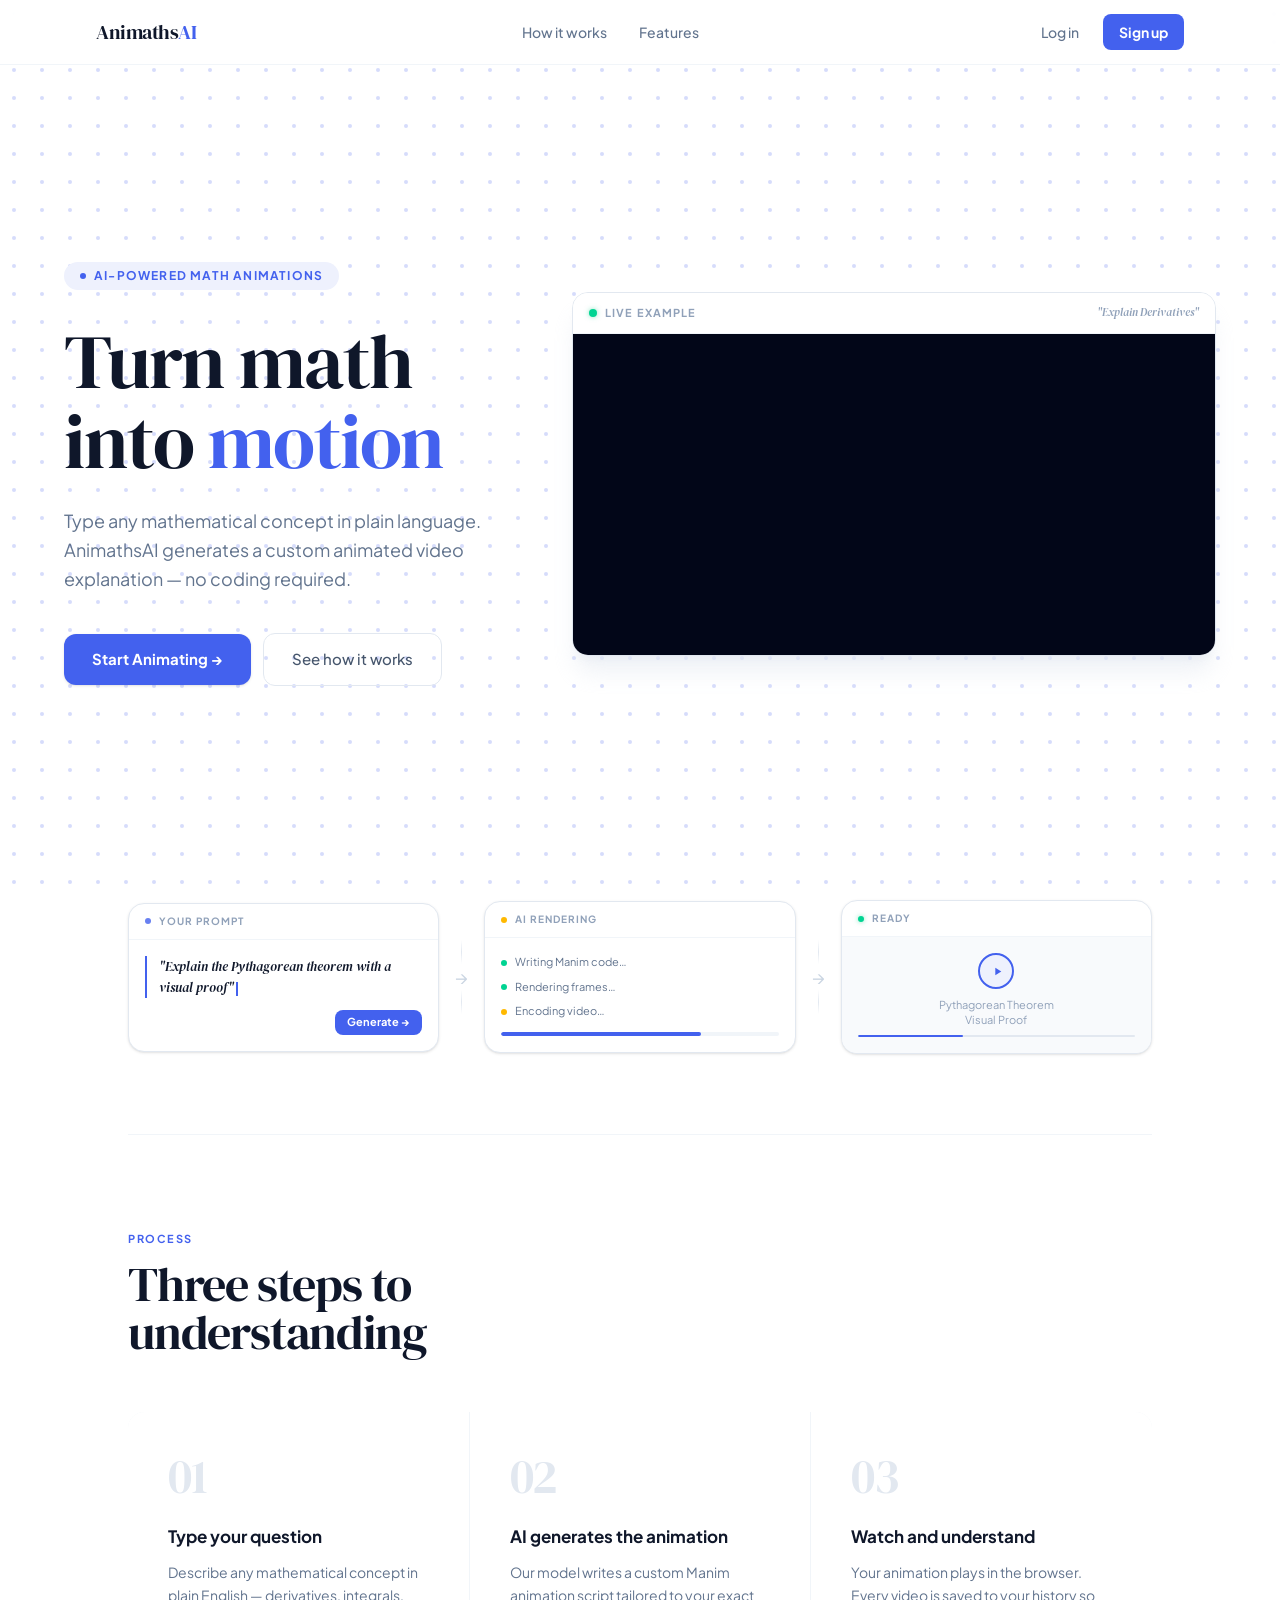
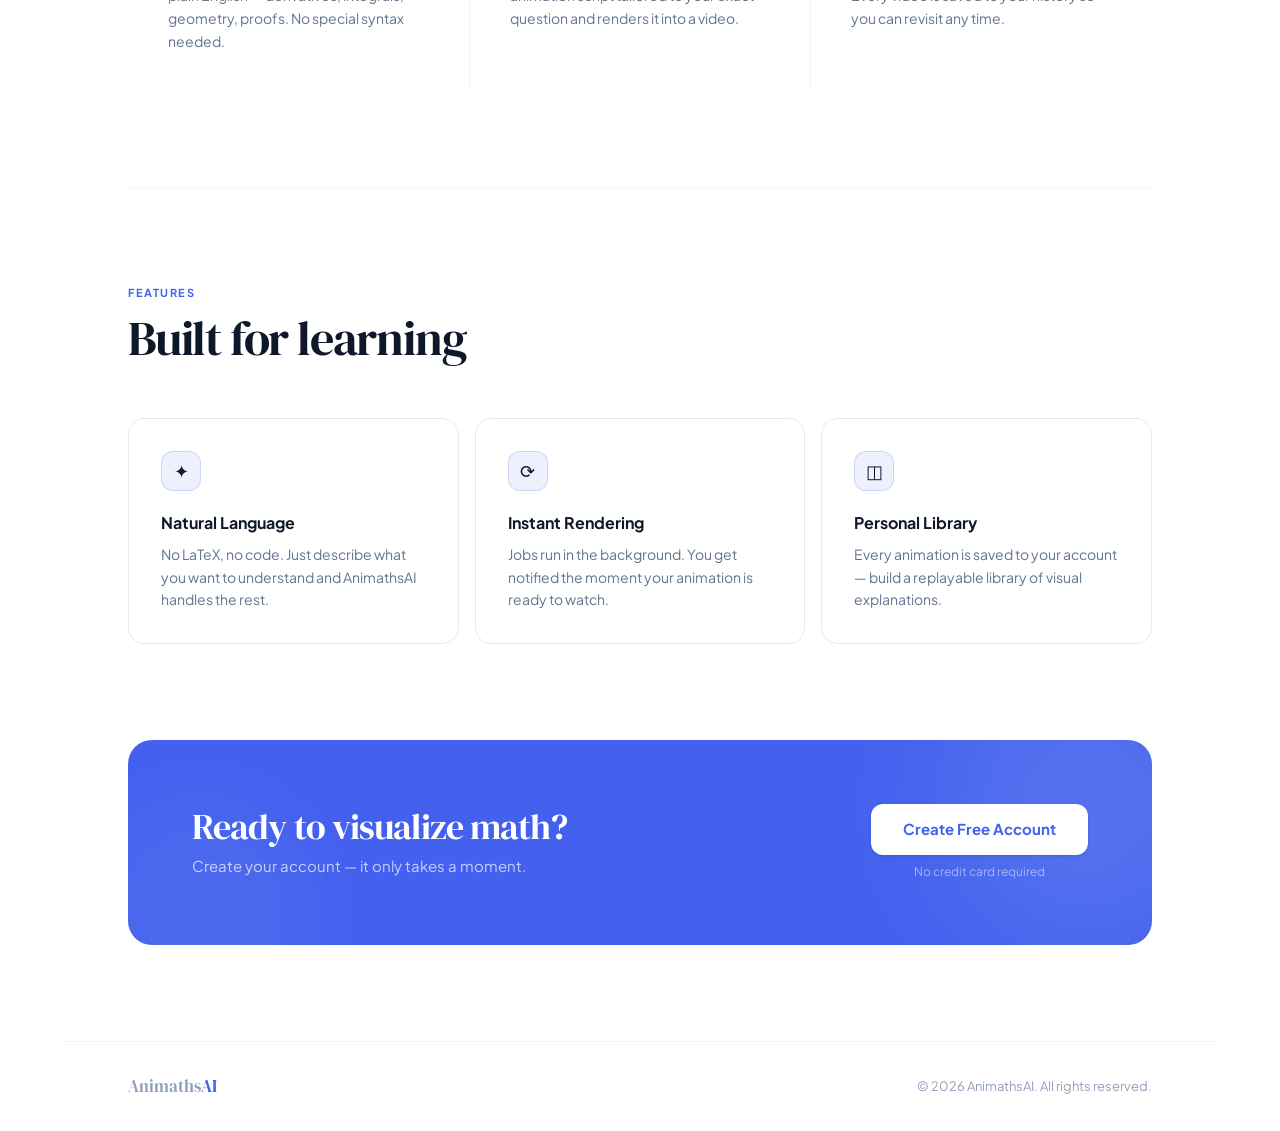
<file: mathvisual/index.html>
<!DOCTYPE html>
<html lang="en">
  <head>
    <meta charset="UTF-8" />
    <meta name="viewport" content="width=device-width, initial-scale=1.0" />
    <title>AnimateAI — Turn Math Into Motion</title>
    <link rel="preconnect" href="https://fonts.googleapis.com" />
    <link rel="preconnect" href="https://fonts.gstatic.com" crossorigin />
    <link
      href="https://fonts.googleapis.com/css2?family=DM+Serif+Display:ital@0;1&family=Plus+Jakarta+Sans:wght@400;500;600;700;800&display=swap"
      rel="stylesheet"
    />
    <script type="module" crossorigin src="/mathvisual/assets/index-DUXFySpB.js"></script>
    <link rel="stylesheet" crossorigin href="/mathvisual/assets/index-BWroXIoY.css">
  </head>
  <body>
    <div id="root"></div>
  </body>
</html>
</file>
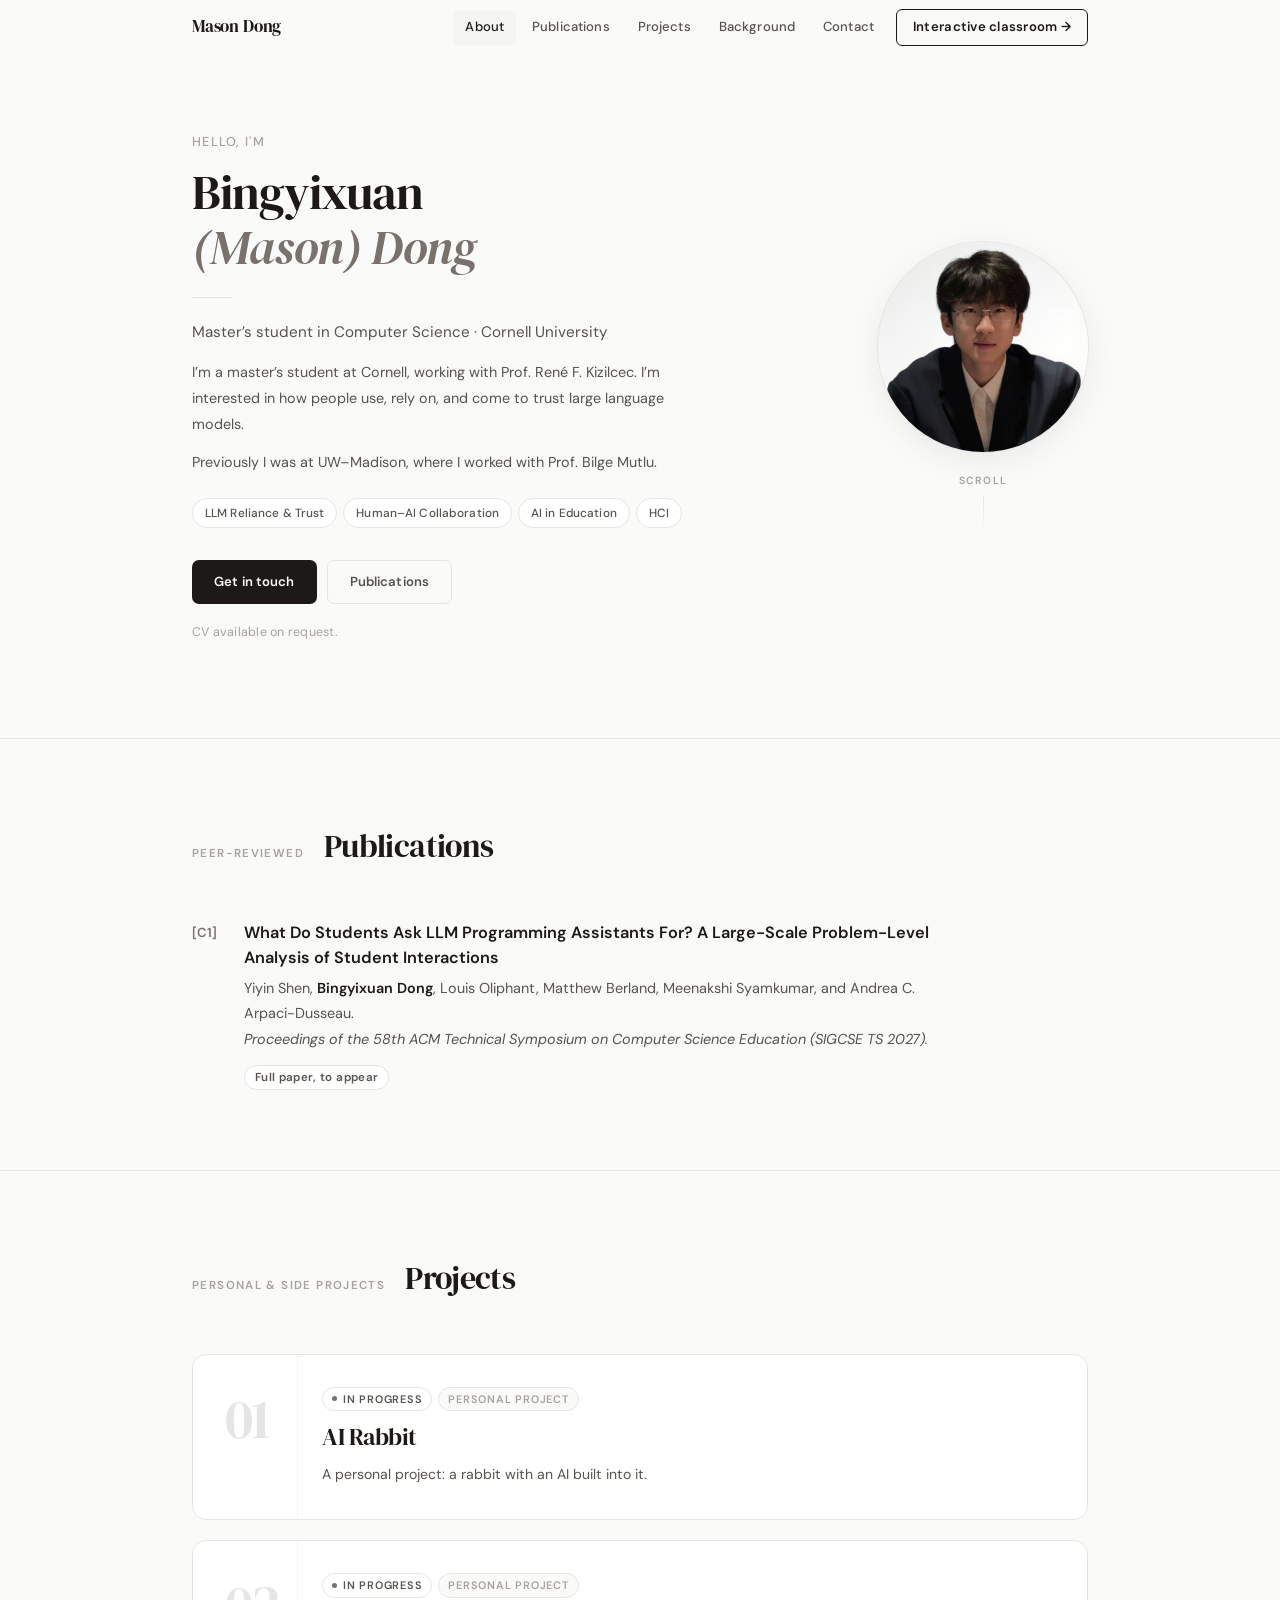
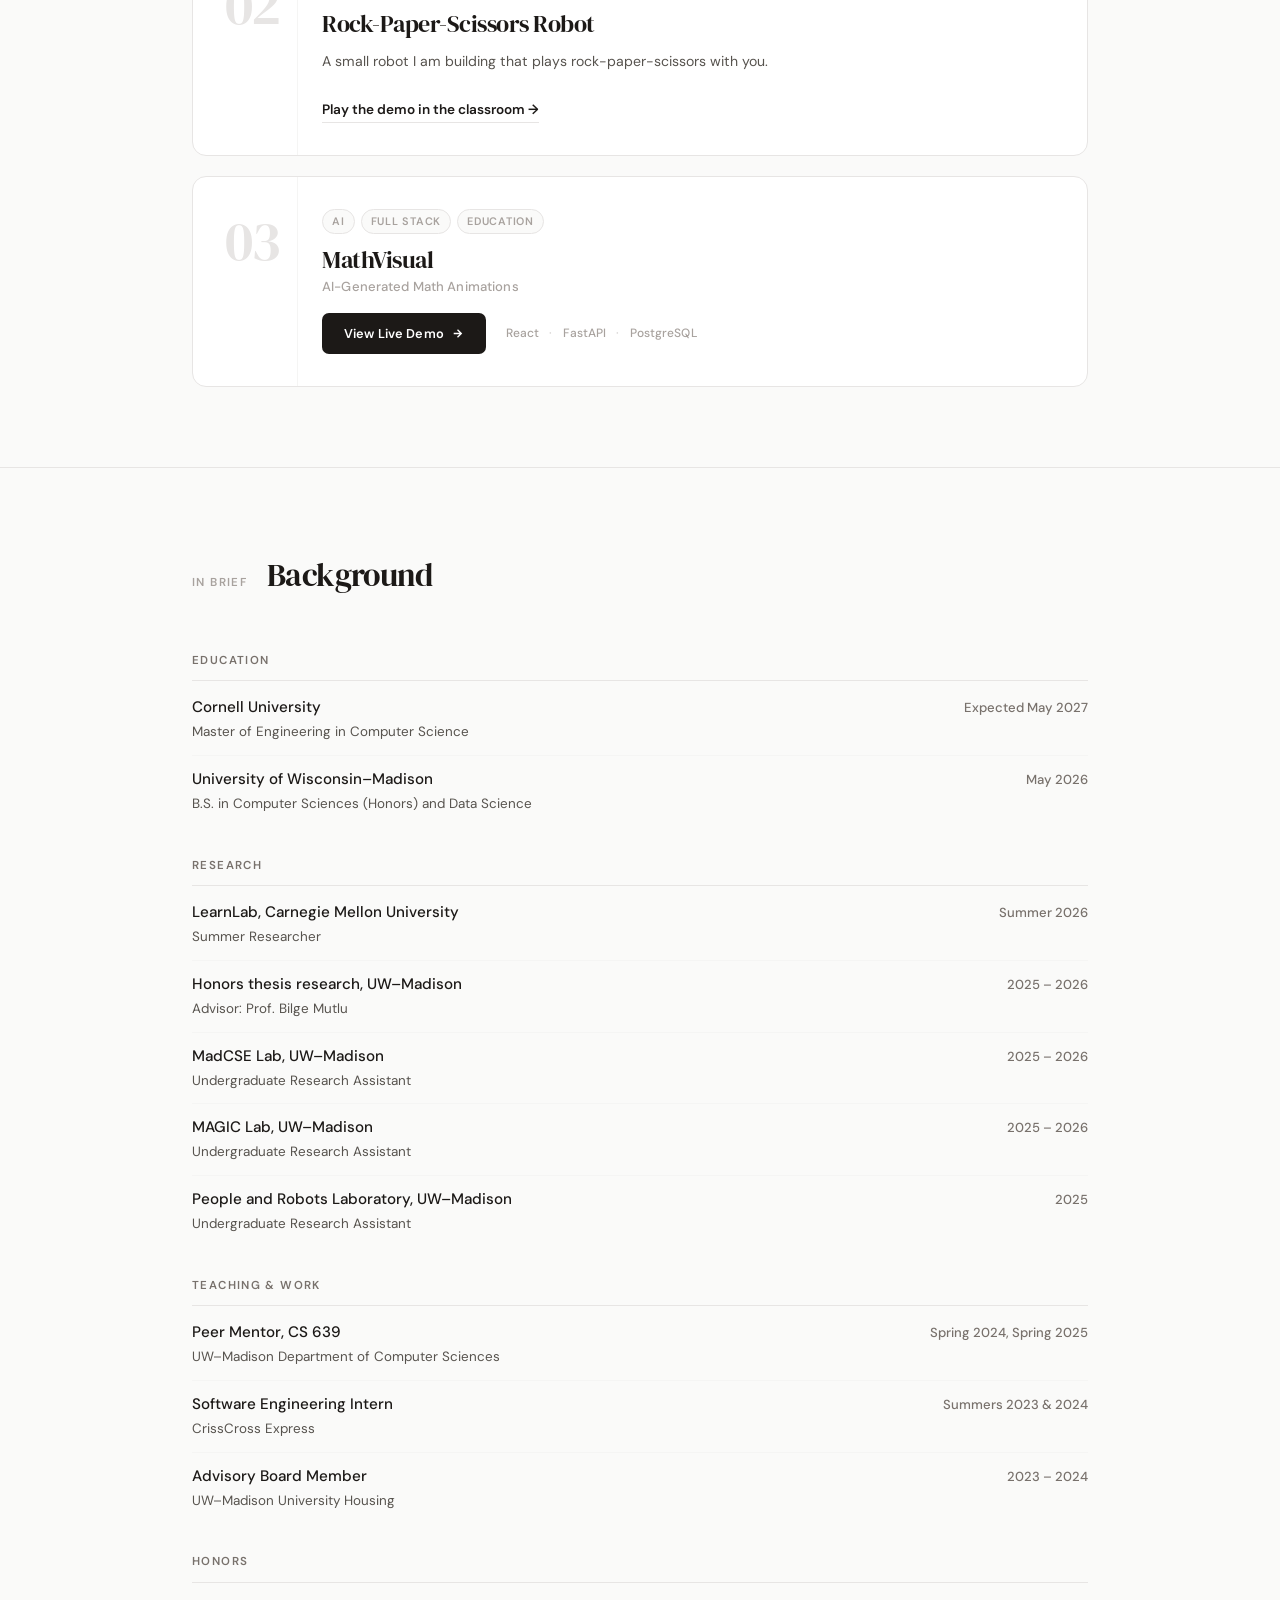
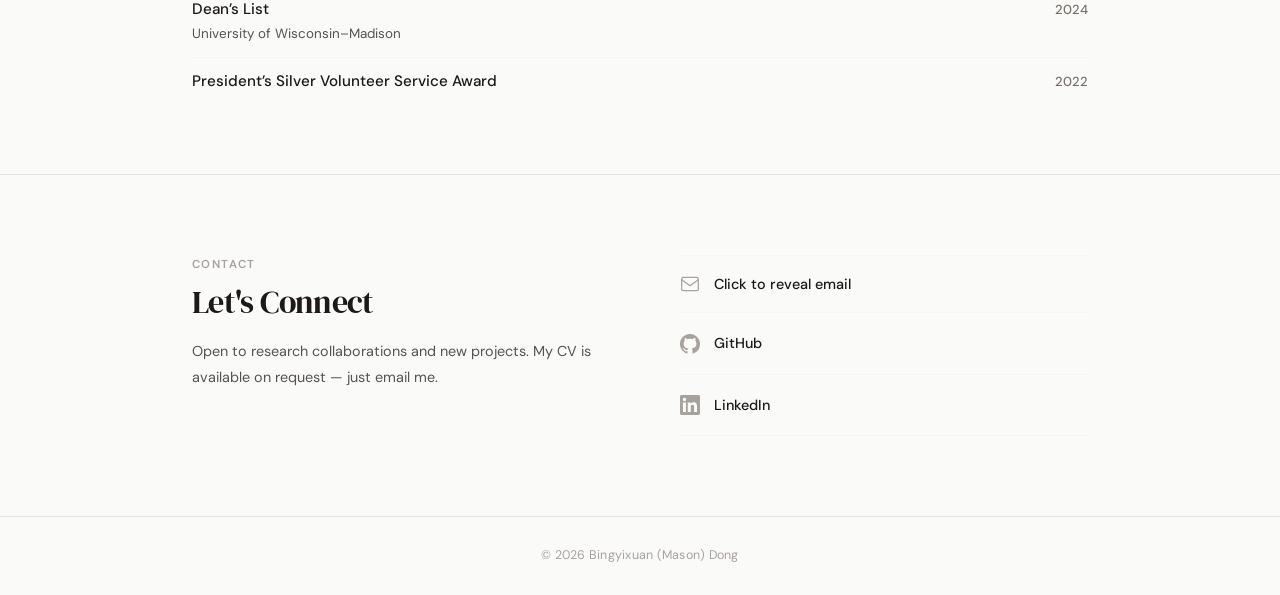
<file: old/index.html>
<!DOCTYPE html>
<html lang="en">
<head>
  <meta charset="UTF-8" />
  <meta name="viewport" content="width=device-width, initial-scale=1.0" />
  <title>Mason Dong — Master’s Student in Computer Science, Cornell University</title>
  <meta name="description" content="Bingyixuan (Mason) Dong — master’s student in Computer Science at Cornell University, interested in how people use, rely on, and trust large language models." />
  <!-- Google tag (gtag.js) -->
  <script async src="https://www.googletagmanager.com/gtag/js?id=G-0DX00SNE6S"></script>
  <script>
    window.dataLayer = window.dataLayer || [];
    function gtag(){dataLayer.push(arguments);}
    gtag('js', new Date());
    gtag('config', 'G-0DX00SNE6S');
  </script>
  <link rel="icon" href="../img/profile.png" />
  <link rel="stylesheet" href="css/style.css" />
  <link rel="preconnect" href="https://fonts.googleapis.com" />
  <link rel="preconnect" href="https://fonts.gstatic.com" crossorigin />
  <link href="https://fonts.googleapis.com/css2?family=DM+Serif+Display:ital@0;1&family=DM+Sans:wght@300;400;500;600&display=swap" rel="stylesheet" />
</head>
<body>

  <!-- ── NAVBAR ─────────────────────────────────── -->
  <header class="navbar" id="navbar">
    <div class="nav-inner container">
      <a href="#hero" class="nav-logo">Mason Dong</a>
      <nav class="nav-links" aria-label="Primary">
        <a href="#hero"         class="nav-link" data-section="hero">About</a>
        <a href="#publications" class="nav-link" data-section="publications">Publications</a>
        <a href="#projects"     class="nav-link" data-section="projects">Projects</a>
        <a href="#background"   class="nav-link" data-section="background">Background</a>
        <a href="#contact"      class="nav-link" data-section="contact">Contact</a>
        <a href="../#room" class="nav-cta nav-cta-outline">Interactive classroom →</a>
      </nav>
      <button class="nav-hamburger" id="hamburger" aria-label="Toggle menu">
        <span></span><span></span>
      </button>
    </div>
    <!-- mobile drawer -->
    <div class="nav-drawer" id="nav-drawer">
      <a href="#hero"         class="drawer-link" data-section="hero">About</a>
      <a href="#publications" class="drawer-link" data-section="publications">Publications</a>
      <a href="#projects"     class="drawer-link" data-section="projects">Projects</a>
      <a href="#background"   class="drawer-link" data-section="background">Background</a>
      <a href="#contact"      class="drawer-link" data-section="contact">Contact</a>
      <a href="../#room" class="drawer-link">Interactive classroom →</a>
    </div>
  </header>

  <!-- ── HERO ───────────────────────────────────── -->
  <section class="hero" id="hero">
    <div class="container hero-content">
      <div class="hero-text reveal">
        <p class="hero-greeting">Hello, I'm</p>
        <h1>Bingyixuan<br><em>(Mason) Dong</em></h1>
        <div class="hero-rule"></div>
        <p class="hero-subtitle">Master’s student in Computer Science &middot; Cornell University</p>
        <p class="hero-desc">I’m a master’s student at Cornell, working with Prof. René F. Kizilcec. I’m interested in how people use, rely on, and come to trust large language models.</p>
        <p class="hero-desc">Previously I was at UW–Madison, where I worked with Prof. Bilge Mutlu.</p>
        <div class="hero-tags">
          <span class="tag">LLM Reliance &amp; Trust</span>
          <span class="tag">Human–AI Collaboration</span>
          <span class="tag">AI in Education</span>
          <span class="tag">HCI</span>
        </div>
        <div class="hero-actions">
          <a href="#contact" class="btn btn-primary">Get in touch</a>
          <a href="#publications" class="btn btn-ghost">Publications</a>
        </div>
        <p class="hero-note">CV available on request.</p>
      </div>
      <div class="hero-portrait reveal reveal-delay-1">
        <div class="portrait-frame">
          <img src="../face.jpg" alt="Mason Dong" />
        </div>
        <div class="portrait-scroll-hint">
          <span>scroll</span>
          <div class="scroll-line"></div>
        </div>
      </div>
    </div>
  </section>

  <!-- ── PUBLICATIONS ──────────────────────────── -->
  <section class="section" id="publications">
    <div class="container">
      <div class="section-header reveal">
        <p class="section-label">Peer-reviewed</p>
        <h2>Publications</h2>
      </div>

      <ol class="pub-list">
        <li class="pub reveal">
          <span class="pub-key">[C1]</span>
          <div class="pub-body">
            <h3 class="pub-title">What Do Students Ask LLM Programming Assistants For? A Large-Scale Problem-Level Analysis of Student Interactions</h3>
            <p class="pub-authors">
              Yiyin Shen, <strong>Bingyixuan Dong</strong>, Louis Oliphant, Matthew Berland,
              Meenakshi Syamkumar, and Andrea C. Arpaci-Dusseau.
            </p>
            <p class="pub-venue">
              <em>Proceedings of the 58th ACM Technical Symposium on Computer Science Education (SIGCSE TS 2027).</em>
            </p>
            <p class="pub-status"><span class="status-tag">Full paper, to appear</span></p>
          </div>
        </li>
      </ol>
    </div>
  </section>

  <!-- ── PROJECTS ──────────────────────────────── -->
  <section class="section" id="projects">
    <div class="container">
      <div class="section-header reveal">
        <p class="section-label">Personal &amp; side projects</p>
        <h2>Projects</h2>
      </div>

      <div class="projects-grid">

        <!-- AI Rabbit -->
        <article class="project-card reveal" data-num="01">
          <div class="project-card-inner">
            <div class="project-num">01</div>
            <div class="project-body">
              <div class="project-meta">
                <span class="project-tag project-tag-status">In progress</span>
                <span class="project-tag">Personal project</span>
              </div>
              <h3 class="project-title">AI Rabbit</h3>
              <p class="project-desc">
                A personal project: a rabbit with an AI built into it.
              </p>
            </div>
          </div>
        </article>

        <!-- Rock-Paper-Scissors Robot -->
        <article class="project-card reveal" data-num="02">
          <div class="project-card-inner">
            <div class="project-num">02</div>
            <div class="project-body">
              <div class="project-meta">
                <span class="project-tag project-tag-status">In progress</span>
                <span class="project-tag">Personal project</span>
              </div>
              <h3 class="project-title">Rock-Paper-Scissors Robot</h3>
              <p class="project-desc">
                A small robot I am building that plays rock-paper-scissors with you.
              </p>
              <div class="project-footer">
                <a href="../#room" class="text-link">Play the demo in the classroom <span aria-hidden="true">→</span></a>
              </div>
            </div>
          </div>
        </article>

        <!-- MathVisual -->
        <article class="project-card reveal" data-num="03">
          <div class="project-card-inner">
            <div class="project-num">03</div>
            <div class="project-body">
              <div class="project-meta">
                <span class="project-tag">AI</span>
                <span class="project-tag">Full Stack</span>
                <span class="project-tag">Education</span>
              </div>
              <h3 class="project-title">MathVisual</h3>
              <p class="project-subtitle">AI-Generated Math Animations</p>
              <div class="project-footer">
                <a href="../mathvisual/" target="_blank" rel="noopener noreferrer" class="btn btn-primary project-btn">
                  View Live Demo
                  <svg width="13" height="13" viewBox="0 0 24 24" fill="none" stroke="currentColor" stroke-width="2.5"><path d="M5 12h14M12 5l7 7-7 7"/></svg>
                </a>
                <div class="project-stack">
                  <span>React</span><span>FastAPI</span><span>PostgreSQL</span>
                </div>
              </div>
            </div>
          </div>
        </article>

      </div>
    </div>
  </section>

  <!-- ── BACKGROUND: education, research, work, honors — names only ── -->
  <section class="section" id="background">
    <div class="container">
      <div class="section-header reveal">
        <p class="section-label">In brief</p>
        <h2>Background</h2>
      </div>

      <div class="cv-group reveal">
        <h3 class="cv-subhead">Education</h3>
        <ul class="award-list brief-list">
          <li class="entry-row">
            <span class="award-name">Cornell University <span class="row-sub">Master of Engineering in Computer Science</span></span>
            <span class="entry-meta">Expected May 2027</span>
          </li>
          <li class="entry-row">
            <span class="award-name">University of Wisconsin–Madison <span class="row-sub">B.S. in Computer Sciences (Honors) and Data Science</span></span>
            <span class="entry-meta">May 2026</span>
          </li>
        </ul>
      </div>

      <div class="cv-group reveal">
        <h3 class="cv-subhead">Research</h3>
        <ul class="award-list brief-list">
          <li class="entry-row">
            <span class="award-name">LearnLab, Carnegie Mellon University <span class="row-sub">Summer Researcher</span></span>
            <span class="entry-meta">Summer 2026</span>
          </li>
          <li class="entry-row">
            <span class="award-name">Honors thesis research, UW–Madison <span class="row-sub">Advisor: Prof. Bilge Mutlu</span></span>
            <span class="entry-meta">2025 – 2026</span>
          </li>
          <li class="entry-row">
            <span class="award-name">MadCSE Lab, UW–Madison <span class="row-sub">Undergraduate Research Assistant</span></span>
            <span class="entry-meta">2025 – 2026</span>
          </li>
          <li class="entry-row">
            <span class="award-name">MAGIC Lab, UW–Madison <span class="row-sub">Undergraduate Research Assistant</span></span>
            <span class="entry-meta">2025 – 2026</span>
          </li>
          <li class="entry-row">
            <span class="award-name">People and Robots Laboratory, UW–Madison <span class="row-sub">Undergraduate Research Assistant</span></span>
            <span class="entry-meta">2025</span>
          </li>
        </ul>
      </div>

      <div class="cv-group reveal">
        <h3 class="cv-subhead">Teaching &amp; work</h3>
        <ul class="award-list brief-list">
          <li class="entry-row">
            <span class="award-name">Peer Mentor, CS 639 <span class="row-sub">UW–Madison Department of Computer Sciences</span></span>
            <span class="entry-meta">Spring 2024, Spring 2025</span>
          </li>
          <li class="entry-row">
            <span class="award-name">Software Engineering Intern <span class="row-sub">CrissCross Express</span></span>
            <span class="entry-meta">Summers 2023 &amp; 2024</span>
          </li>
          <li class="entry-row">
            <span class="award-name">Advisory Board Member <span class="row-sub">UW–Madison University Housing</span></span>
            <span class="entry-meta">2023 – 2024</span>
          </li>
        </ul>
      </div>

      <div class="cv-group reveal">
        <h3 class="cv-subhead">Honors</h3>
        <ul class="award-list brief-list">
          <li class="entry-row">
            <span class="award-name">Dean’s List <span class="row-sub">University of Wisconsin–Madison</span></span>
            <span class="entry-meta">2024</span>
          </li>
          <li class="entry-row">
            <span class="award-name">President’s Silver Volunteer Service Award</span>
            <span class="entry-meta">2022</span>
          </li>
        </ul>
      </div>
    </div>
  </section>

  <!-- ── CONTACT ───────────────────────────────── -->
  <section class="section section-contact" id="contact">
    <div class="container contact-container">
      <div class="contact-text reveal">
        <p class="section-label">Contact</p>
        <h2>Let's Connect</h2>
        <p class="contact-desc">Open to research collaborations and new projects. My CV is available on request — just email me.</p>
      </div>
      <div class="contact-links reveal reveal-delay-1">
        <button class="contact-link" id="email-reveal" onclick="revealEmail()">
          <svg width="20" height="20" viewBox="0 0 24 24" fill="none" stroke="currentColor" stroke-width="1.5"><rect x="2" y="4" width="20" height="16" rx="2"/><path d="M22 7l-10 7L2 7"/></svg>
          <span>Click to reveal email</span>
          <svg class="link-arrow" width="16" height="16" viewBox="0 0 24 24" fill="none" stroke="currentColor" stroke-width="2"><path d="M5 12h14M12 5l7 7-7 7"/></svg>
        </button>
        <a href="https://github.com/bingdong45" target="_blank" rel="noopener noreferrer" class="contact-link">
          <svg width="20" height="20" viewBox="0 0 24 24" fill="currentColor"><path d="M12 0C5.37 0 0 5.37 0 12c0 5.31 3.435 9.795 8.205 11.385.6.105.825-.255.825-.57 0-.285-.015-1.23-.015-2.235-3.015.555-3.795-.735-4.035-1.41-.135-.345-.72-1.41-1.23-1.695-.42-.225-1.02-.78-.015-.795.945-.015 1.62.87 1.845 1.23 1.08 1.815 2.805 1.305 3.495.99.105-.78.42-1.305.765-1.605-2.67-.3-5.46-1.335-5.46-5.925 0-1.305.465-2.385 1.23-3.225-.12-.3-.54-1.53.12-3.18 0 0 1.005-.315 3.3 1.23.96-.27 1.98-.405 3-.405s2.04.135 3 .405c2.295-1.56 3.3-1.23 3.3-1.23.66 1.65.24 2.88.12 3.18.765.84 1.23 1.905 1.23 3.225 0 4.605-2.805 5.625-5.475 5.925.435.375.81 1.095.81 2.22 0 1.605-.015 2.895-.015 3.3 0 .315.225.69.825.57A12.02 12.02 0 0024 12c0-6.63-5.37-12-12-12z"/></svg>
          <span>GitHub</span>
          <svg class="link-arrow" width="16" height="16" viewBox="0 0 24 24" fill="none" stroke="currentColor" stroke-width="2"><path d="M5 12h14M12 5l7 7-7 7"/></svg>
        </a>
        <a href="https://www.linkedin.com/in/bingyixuan-dong-866819302/" target="_blank" rel="noopener noreferrer" class="contact-link">
          <svg width="20" height="20" viewBox="0 0 24 24" fill="currentColor"><path d="M20.447 20.452h-3.554v-5.569c0-1.328-.027-3.037-1.852-3.037-1.853 0-2.136 1.445-2.136 2.939v5.667H9.351V9h3.414v1.561h.046c.477-.9 1.637-1.85 3.37-1.85 3.601 0 4.267 2.37 4.267 5.455v6.286zM5.337 7.433a2.062 2.062 0 01-2.063-2.065 2.064 2.064 0 112.063 2.065zm1.782 13.019H3.555V9h3.564v11.452zM22.225 0H1.771C.792 0 0 .774 0 1.729v20.542C0 23.227.792 24 1.771 24h20.451C23.2 24 24 23.227 24 22.271V1.729C24 .774 23.2 0 22.222 0h.003z"/></svg>
          <span>LinkedIn</span>
          <svg class="link-arrow" width="16" height="16" viewBox="0 0 24 24" fill="none" stroke="currentColor" stroke-width="2"><path d="M5 12h14M12 5l7 7-7 7"/></svg>
        </a>
      </div>
    </div>
  </section>

  <!-- ── FOOTER ────────────────────────────────── -->
  <footer class="footer">
    <div class="container">
      <p>&copy; 2026 Bingyixuan (Mason) Dong</p>
    </div>
  </footer>

  <script src="js/main.js"></script>
</body>
</html>
</file>
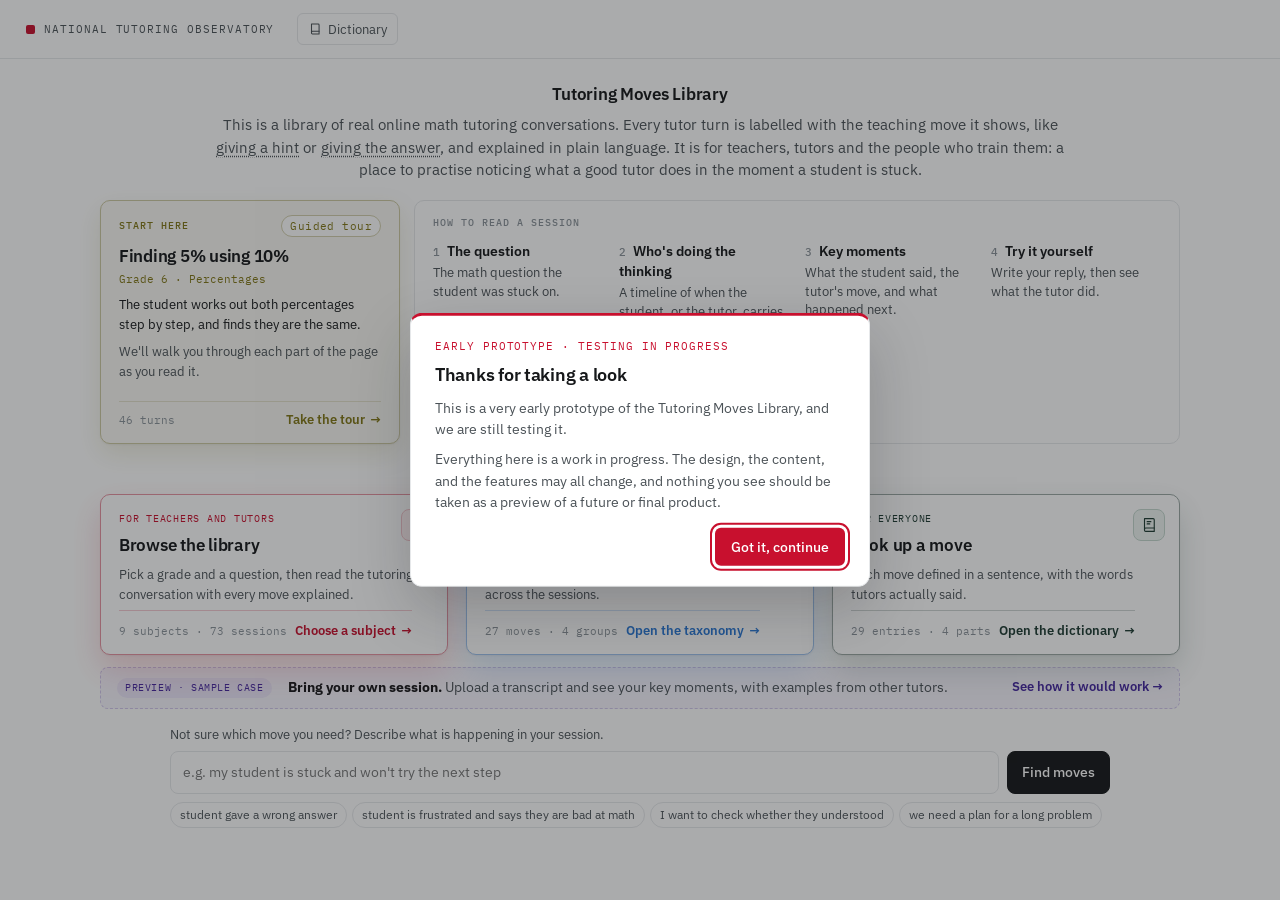
<file: Tutoring_Moves/index.html>
<!doctype html>
<html lang="en">
  <head>
    <meta charset="utf-8" />
    <meta name="viewport" content="width=device-width, initial-scale=1" />
    <title>Tutoring Moves Library</title>
    <link rel="preconnect" href="https://fonts.googleapis.com" />
    <link rel="preconnect" href="https://fonts.gstatic.com" crossorigin />
    <link
      href="https://fonts.googleapis.com/css2?family=IBM+Plex+Mono:wght@400;500&family=IBM+Plex+Sans:wght@400;500;600;700&display=swap"
      rel="stylesheet"
    />
    <script type="module" crossorigin src="./assets/index-BCiS5-i6.js"></script>
    <link rel="stylesheet" crossorigin href="./assets/index-DVMrF4J_.css">
  </head>
  <body>
    <div id="root"></div>
  </body>
</html>
</file>
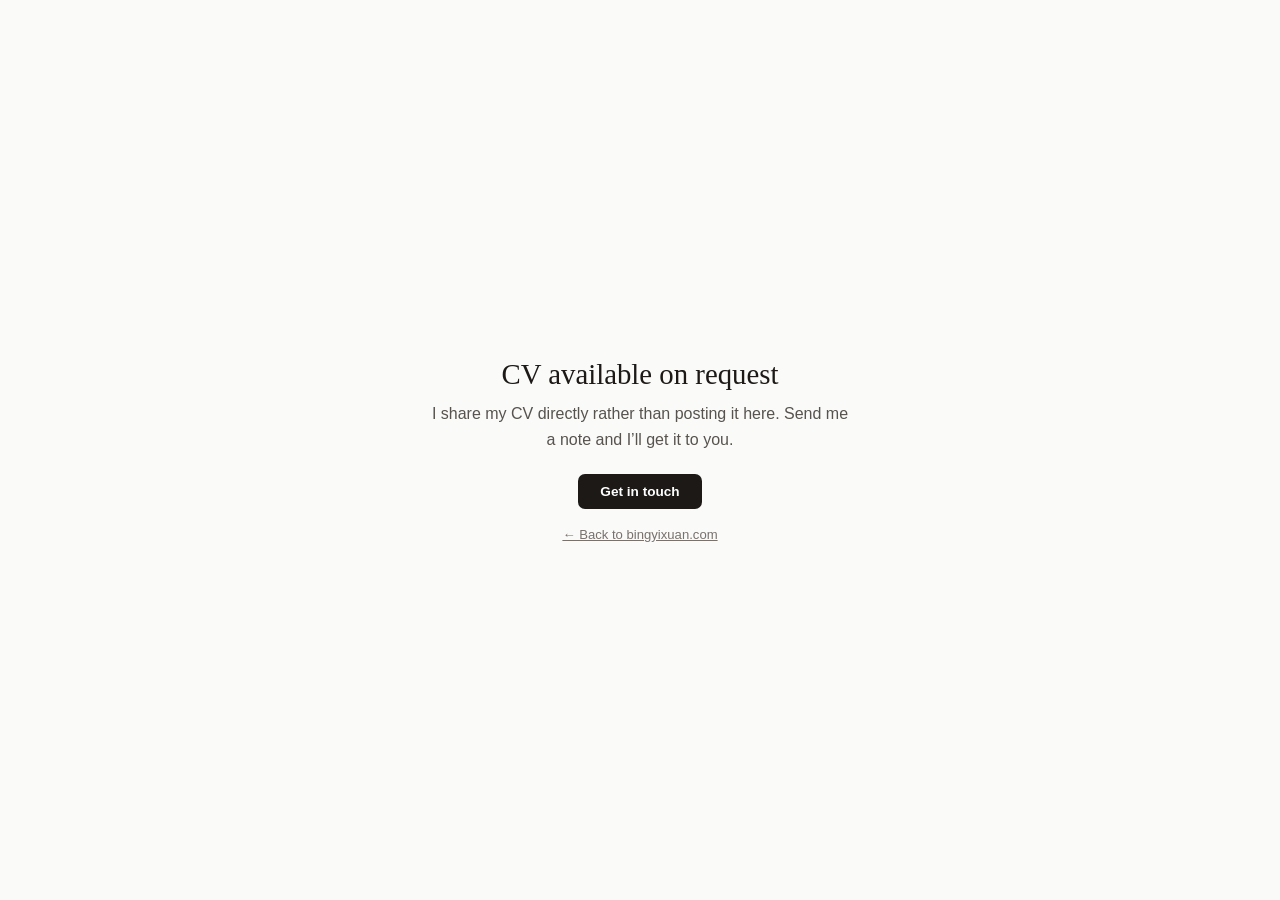
<file: cv.html>
<!doctype html>
<html lang="en">
<head>
<meta charset="utf-8" />
<meta name="viewport" content="width=device-width,initial-scale=1" />
<title>CV — Bingyixuan (Mason) Dong</title>
<meta name="robots" content="noindex" />
<link rel="icon" href="img/profile.png" />
<style>
  html, body { height: 100%; margin: 0; }
  body {
    display: grid; place-items: center; padding: 24px; box-sizing: border-box;
    background: #fafaf9; color: #1c1917;
    font-family: -apple-system, BlinkMacSystemFont, "Segoe UI", sans-serif;
  }
  main { max-width: 420px; text-align: center; }
  h1 { font-family: Georgia, serif; font-weight: 400; font-size: 1.8rem; margin: 0 0 10px; }
  p { color: #57534e; line-height: 1.6; margin: 0 0 22px; }
  a.btn {
    display: inline-block; padding: 10px 22px; border-radius: 7px;
    background: #1c1917; color: #fff; text-decoration: none; font-size: 0.85rem; font-weight: 600;
  }
  a.back { display: block; margin-top: 18px; color: #78716c; font-size: 0.82rem; }
</style>
</head>
<body>
  <main>
    <h1>CV available on request</h1>
    <p>I share my CV directly rather than posting it here. Send me a note and I’ll get it to you.</p>
    <a class="btn" href="old/#contact">Get in touch</a>
    <a class="back" href="./">← Back to bingyixuan.com</a>
  </main>
</body>
</html>
</file>
<file: old/css/style.css>
/* ========================================
   Custom Properties
   ======================================== */
:root {
  --color-bg: #fafaf9;
  --color-surface: #ffffff;
  --color-text: #1c1917;
  --color-text-secondary: #57534e;
  --color-text-tertiary: #a8a29e;
  --color-primary: #1c1917;
  --color-accent: #78716c;
  --color-border: #e7e5e4;
  --color-border-light: #f5f5f4;
  --nav-h: 56px;
  --font-display: "DM Serif Display", Georgia, serif;
  --font-sans: "DM Sans", -apple-system, BlinkMacSystemFont, sans-serif;
  --ease: cubic-bezier(0.4, 0, 0.2, 1);
  --ease-out: cubic-bezier(0.16, 1, 0.3, 1);
}

/* ========================================
   Reset & Base
   ======================================== */
*, *::before, *::after {
  margin: 0;
  padding: 0;
  box-sizing: border-box;
}

html {
  scroll-behavior: smooth;
  -webkit-font-smoothing: antialiased;
}

body {
  font-family: var(--font-sans);
  font-size: 15px;
  line-height: 1.7;
  color: var(--color-text);
  background: var(--color-bg);
  padding-top: var(--nav-h);
}

img { max-width: 100%; display: block; }
a   { color: inherit; text-decoration: none; }
ul  { list-style: none; }

.container {
  max-width: 960px;
  margin: 0 auto;
  padding: 0 32px;
}

/* ========================================
   Navbar
   ======================================== */
.navbar {
  position: fixed;
  top: 0; left: 0; right: 0;
  z-index: 100;
  height: var(--nav-h);
  background: rgba(250, 250, 249, 0.88);
  backdrop-filter: blur(12px);
  -webkit-backdrop-filter: blur(12px);
  border-bottom: 1px solid transparent;
  transition: border-color 0.3s var(--ease), box-shadow 0.3s var(--ease);
}

.navbar.scrolled {
  border-color: var(--color-border);
  box-shadow: 0 1px 12px rgba(0,0,0,0.05);
}

.nav-inner {
  height: 100%;
  display: flex;
  align-items: center;
  justify-content: space-between;
}

.nav-logo {
  font-family: var(--font-display);
  font-size: 1.05rem;
  font-weight: 400;
  color: var(--color-text);
  letter-spacing: -0.01em;
  transition: opacity 0.2s;
}

.nav-logo:hover { opacity: 0.65; }

.nav-links {
  display: flex;
  align-items: center;
  gap: 4px;
}

.nav-link {
  font-size: 0.82rem;
  font-weight: 500;
  color: var(--color-text-secondary);
  padding: 6px 12px;
  border-radius: 6px;
  transition: color 0.2s, background 0.2s;
  letter-spacing: 0.01em;
}

.nav-link:hover,
.nav-link.active {
  color: var(--color-text);
  background: var(--color-border-light);
}

.nav-cta {
  font-size: 0.82rem;
  font-weight: 600;
  color: var(--color-text);
  padding: 6px 16px;
  border-radius: 6px;
  border: 1px solid var(--color-border);
  margin-left: 8px;
  transition: all 0.2s var(--ease);
  letter-spacing: 0.02em;
}

.nav-cta:hover {
  background: var(--color-primary);
  color: #fff;
  border-color: var(--color-primary);
}

/* Hamburger (mobile) */
.nav-hamburger {
  display: none;
  flex-direction: column;
  gap: 5px;
  background: none;
  border: none;
  cursor: pointer;
  padding: 4px;
}

.nav-hamburger span {
  display: block;
  width: 22px;
  height: 1.5px;
  background: var(--color-text);
  border-radius: 2px;
  transition: all 0.25s var(--ease);
  transform-origin: center;
}

.nav-hamburger.open span:first-child {
  transform: translateY(6.5px) rotate(45deg);
}

.nav-hamburger.open span:last-child {
  transform: translateY(-6.5px) rotate(-45deg);
}

/* Mobile drawer */
.nav-drawer {
  display: none;
  flex-direction: column;
  background: var(--color-surface);
  border-top: 1px solid var(--color-border);
  padding: 12px 24px 20px;
  gap: 2px;
  box-shadow: 0 8px 24px rgba(0,0,0,0.06);
}

.nav-drawer.open { display: flex; }

.drawer-link {
  font-size: 0.9rem;
  font-weight: 500;
  color: var(--color-text-secondary);
  padding: 10px 0;
  border-bottom: 1px solid var(--color-border-light);
  transition: color 0.2s;
}

.drawer-link:last-child { border-bottom: none; }
.drawer-link:hover { color: var(--color-text); }

/* ========================================
   Hero
   ======================================== */
.hero {
  min-height: calc(82vh - var(--nav-h));
  display: flex;
  align-items: center;
  padding: 60px 0 80px;
}

.hero-content {
  display: grid;
  grid-template-columns: 1fr auto;
  gap: 80px;
  align-items: center;
  width: 100%;
}

.hero-greeting {
  font-size: 0.8rem;
  font-weight: 500;
  letter-spacing: 0.1em;
  text-transform: uppercase;
  color: var(--color-text-tertiary);
  margin-bottom: 12px;
}

.hero h1 {
  font-family: var(--font-display);
  font-size: 3rem;
  font-weight: 400;
  line-height: 1.15;
  color: var(--color-text);
  letter-spacing: -0.02em;
  margin-bottom: 0;
}

.hero h1 em {
  font-style: italic;
  color: var(--color-accent);
}

.hero-rule {
  width: 40px;
  height: 1px;
  background: var(--color-border);
  margin: 22px 0;
}

.hero-subtitle {
  font-size: 0.95rem;
  color: var(--color-text-secondary);
  margin-bottom: 14px;
  font-weight: 400;
}

.hero-desc {
  font-size: 0.9rem;
  color: var(--color-text-secondary);
  max-width: 500px;
  line-height: 1.8;
  margin-bottom: 22px;
}

.hero-tags {
  display: flex;
  flex-wrap: wrap;
  gap: 6px;
  margin-bottom: 32px;
}

.tag {
  padding: 4px 12px;
  background: var(--color-surface);
  color: var(--color-text-secondary);
  border: 1px solid var(--color-border);
  border-radius: 100px;
  font-size: 0.74rem;
  font-weight: 500;
  letter-spacing: 0.01em;
  transition: all 0.2s var(--ease);
}

.tag:hover {
  border-color: var(--color-accent);
  color: var(--color-text);
}

.hero-actions {
  display: flex;
  gap: 10px;
  flex-wrap: wrap;
}

/* Portrait */
.hero-portrait {
  display: flex;
  flex-direction: column;
  align-items: center;
  gap: 20px;
}

.portrait-frame {
  width: 210px;
  height: 210px;
  border-radius: 50%;
  overflow: hidden;
  position: relative;
  box-shadow:
    0 0 0 1px var(--color-border),
    0 8px 30px rgba(0, 0, 0, 0.07);
}

.portrait-frame img {
  width: 100%;
  height: 100%;
  object-fit: cover;
}

.portrait-scroll-hint {
  display: flex;
  flex-direction: column;
  align-items: center;
  gap: 6px;
  opacity: 0;
  animation: fadeIn 1s var(--ease-out) 1.2s forwards;
}

.portrait-scroll-hint span {
  font-size: 0.65rem;
  font-weight: 600;
  letter-spacing: 0.12em;
  text-transform: uppercase;
  color: var(--color-text-tertiary);
}

.scroll-line {
  width: 1px;
  height: 36px;
  background: linear-gradient(to bottom, var(--color-border), transparent);
  animation: scrollPulse 2s ease-in-out 1.5s infinite;
}

@keyframes scrollPulse {
  0%, 100% { opacity: 0.4; transform: scaleY(1); }
  50%       { opacity: 1;   transform: scaleY(1.15); }
}

@keyframes fadeIn {
  to { opacity: 1; }
}

/* ========================================
   Buttons
   ======================================== */
.btn {
  display: inline-flex;
  align-items: center;
  gap: 7px;
  padding: 10px 22px;
  border-radius: 7px;
  font-size: 0.82rem;
  font-weight: 600;
  letter-spacing: 0.01em;
  transition: all 0.2s var(--ease);
  cursor: pointer;
  border: none;
  font-family: var(--font-sans);
}

.btn-primary {
  background: var(--color-primary);
  color: #fff;
}

.btn-primary:hover {
  background: #0c0a09;
  transform: translateY(-1px);
  box-shadow: 0 4px 14px rgba(0, 0, 0, 0.18);
}

.btn-ghost {
  background: transparent;
  color: var(--color-text-secondary);
  border: 1px solid var(--color-border);
}

.btn-ghost:hover {
  border-color: var(--color-accent);
  color: var(--color-text);
  transform: translateY(-1px);
}

/* ========================================
   Section shared
   ======================================== */
.section {
  padding: 80px 0;
  border-top: 1px solid var(--color-border);
}

.section-header {
  display: flex;
  align-items: baseline;
  gap: 20px;
  margin-bottom: 48px;
}

.section-label {
  font-size: 0.72rem;
  font-weight: 600;
  letter-spacing: 0.12em;
  text-transform: uppercase;
  color: var(--color-text-tertiary);
}

.section h2,
.section-header h2 {
  font-family: var(--font-display);
  font-size: 2rem;
  font-weight: 400;
  color: var(--color-text);
  letter-spacing: -0.02em;
}

/* ========================================
   Projects
   ======================================== */
.projects-grid {
  display: flex;
  flex-direction: column;
  gap: 20px;
}

.project-card {
  position: relative;
  border: 1px solid var(--color-border);
  border-radius: 14px;
  background: var(--color-surface);
  overflow: hidden;
  transition: box-shadow 0.3s var(--ease), transform 0.3s var(--ease), border-color 0.3s var(--ease);
}

.project-card::before {
  content: '';
  position: absolute;
  top: 0; left: 0;
  width: 3px;
  height: 100%;
  background: var(--color-primary);
  transform: scaleY(0);
  transform-origin: top;
  transition: transform 0.35s var(--ease-out);
}

.project-card:hover {
  box-shadow: 0 12px 40px rgba(0, 0, 0, 0.08);
  transform: translateY(-3px);
  border-color: #d4d0ce;
}

.project-card:hover::before {
  transform: scaleY(1);
}

.project-card-inner {
  display: grid;
  grid-template-columns: 80px 1fr;
  gap: 0;
}

.project-num {
  font-family: var(--font-display);
  font-size: 3.5rem;
  font-weight: 400;
  color: var(--color-border);
  line-height: 1;
  padding: 36px 0 36px 32px;
  align-self: start;
  letter-spacing: -0.04em;
  transition: color 0.3s var(--ease);
  user-select: none;
}

.project-card:hover .project-num {
  color: #d4d0ce;
}

.project-body {
  padding: 32px 36px 32px 16px;
  border-left: 1px solid var(--color-border-light);
}

.project-meta {
  display: flex;
  gap: 6px;
  margin-bottom: 12px;
  flex-wrap: wrap;
}

.project-tag {
  padding: 2px 9px;
  background: var(--color-bg);
  color: var(--color-text-tertiary);
  border: 1px solid var(--color-border);
  border-radius: 100px;
  font-size: 0.68rem;
  font-weight: 600;
  letter-spacing: 0.07em;
  text-transform: uppercase;
}

.project-title {
  font-family: var(--font-display);
  font-size: 1.5rem;
  font-weight: 400;
  color: var(--color-text);
  letter-spacing: -0.02em;
  line-height: 1.2;
  margin-bottom: 2px;
}

.project-subtitle {
  font-size: 0.82rem;
  color: var(--color-text-tertiary);
  font-weight: 500;
  margin-bottom: 14px;
  letter-spacing: 0.01em;
}

.project-desc {
  font-size: 0.88rem;
  color: var(--color-text-secondary);
  line-height: 1.8;
  max-width: 560px;
  margin-bottom: 24px;
}

.project-footer {
  display: flex;
  align-items: center;
  gap: 20px;
  flex-wrap: wrap;
}

.project-btn { font-size: 0.8rem; }

.project-stack {
  display: flex;
  gap: 10px;
  font-size: 0.75rem;
  color: var(--color-text-tertiary);
  font-weight: 500;
  letter-spacing: 0.01em;
}

.project-stack span::before {
  content: '·';
  margin-right: 10px;
  opacity: 0.5;
}

.project-stack span:first-child::before { display: none; }

.project-desc:last-child { margin-bottom: 0; }
.project-title + .project-desc { margin-top: 10px; }

/* two-digit numerals other than "01" need a wider gutter */
.project-card-inner { grid-template-columns: 104px 1fr; }
.project-body { padding-left: 24px; }

.project-tag-status {
  display: inline-flex;
  align-items: center;
  gap: 6px;
  background: var(--color-surface);
  color: var(--color-text-secondary);
}

.project-tag-status::before {
  content: '';
  width: 5px;
  height: 5px;
  border-radius: 50%;
  background: var(--color-accent);
}

/* ========================================
   CV blocks: sub-headings, entries, publications
   ======================================== */
.section[id] { scroll-margin-top: var(--nav-h); }

.nav-cta-outline {
  background: transparent;
  border-color: currentColor;
  margin-left: 6px;
  white-space: nowrap;
}

.cv-group + .cv-group { margin-top: 52px; }

.cv-subhead {
  font-size: 0.72rem;
  font-weight: 600;
  letter-spacing: 0.12em;
  text-transform: uppercase;
  color: var(--color-accent);
  padding-bottom: 10px;
  border-bottom: 1px solid var(--color-border);
}

.lede {
  font-size: 1rem;
  line-height: 1.8;
  color: var(--color-text);
  max-width: 70ch;
  margin-top: 20px;
}

/* Entry: org / role / meta, then bullets or sub-entries */
.entry {
  padding: 28px 0;
  border-bottom: 1px solid var(--color-border-light);
}

.section-header + .entry { padding-top: 0; }
.entry:last-child { border-bottom: none; padding-bottom: 0; }

.entry-row {
  display: flex;
  align-items: baseline;
  justify-content: space-between;
  gap: 4px 24px;
}

.entry-title {
  font-family: var(--font-sans);
  font-size: 1.02rem;
  font-weight: 600;
  line-height: 1.45;
  color: var(--color-text);
  letter-spacing: -0.005em;
}

.entry-role {
  font-size: 0.9rem;
  line-height: 1.6;
  color: var(--color-text-secondary);
  margin-top: 2px;
}

.entry-pi {
  display: inline-block;
  font-weight: 500;
  color: var(--color-text);
}

.entry-pi::before {
  content: '·';
  margin: 0 8px 0 5px;
  color: var(--color-text-tertiary);
  font-weight: 400;
}

.entry-meta {
  flex-shrink: 0;
  font-size: 0.82rem;
  font-weight: 500;
  line-height: 1.6;
  color: var(--color-accent);
  white-space: nowrap;
  text-align: right;
  font-variant-numeric: tabular-nums;
}

.entry-notes {
  margin-top: 12px;
  max-width: 70ch;
  font-size: 0.9rem;
  line-height: 1.7;
  color: var(--color-text-secondary);
}

.entry-notes p + p { margin-top: 8px; }

.note-label {
  font-weight: 600;
  color: var(--color-text);
}

/* Sub-entry: one project inside a lab */
.subentry {
  margin-top: 18px;
  padding-left: 20px;
  border-left: 1px solid var(--color-border);
}

.subentry-title {
  font-family: var(--font-sans);
  font-size: 0.92rem;
  font-weight: 600;
  line-height: 1.5;
  color: var(--color-text);
}

.entry-bullets {
  margin-top: 10px;
  max-width: 70ch;
  display: flex;
  flex-direction: column;
  gap: 7px;
}

.subentry > .entry-bullets:first-child { margin-top: 0; }

/* research projects are listed by name only, so consecutive ones sit close together */
.subentry + .subentry { margin-top: 0; padding-top: 10px; }
.subentry > .entry-links:first-child { margin-top: 0; }


.entry-bullets li {
  position: relative;
  padding-left: 16px;
  font-size: 0.9rem;
  line-height: 1.7;
  color: var(--color-text-secondary);
}

.entry-bullets li::before {
  content: '';
  position: absolute;
  left: 1px;
  top: 0.78em;
  width: 4px;
  height: 4px;
  border-radius: 50%;
  background: var(--color-text-tertiary);
}

.entry-links { margin-top: 12px; }

.text-link {
  font-size: 0.85rem;
  font-weight: 600;
  color: var(--color-text);
  border-bottom: 1px solid var(--color-border);
  padding-bottom: 1px;
  transition: border-color 0.2s var(--ease);
}

.text-link:hover { border-color: var(--color-text); }

.entry-bullets .text-link { font-size: inherit; font-weight: 500; }

/* Publications */
.pub-list { list-style: none; }

.pub {
  display: grid;
  grid-template-columns: 44px 1fr;
  gap: 0 8px;
  padding: 24px 0;
  border-bottom: 1px solid var(--color-border-light);
}

.pub:first-child { padding-top: 0; }
.pub:last-child { border-bottom: none; padding-bottom: 0; }

.pub-key {
  font-size: 0.82rem;
  font-weight: 600;
  line-height: 1.85;
  color: var(--color-accent);
  font-variant-numeric: tabular-nums;
}

.pub-body { max-width: 70ch; }

.pub-title {
  font-family: var(--font-sans);
  font-size: 1.02rem;
  font-weight: 600;
  line-height: 1.5;
  color: var(--color-text);
}

.pub-authors,
.pub-venue {
  font-size: 0.9rem;
  line-height: 1.7;
  color: var(--color-text-secondary);
  margin-top: 6px;
}

.pub-authors strong {
  font-weight: 600;
  color: var(--color-text);
}

.pub-venue { margin-top: 2px; }

.pub-status { margin-top: 12px; }

.status-tag {
  display: inline-block;
  padding: 2px 10px;
  background: var(--color-surface);
  color: var(--color-text-secondary);
  border: 1px solid var(--color-border);
  border-radius: 100px;
  font-size: 0.72rem;
  font-weight: 600;
  letter-spacing: 0.03em;
}

/* Honors & awards */
.award-list li {
  padding: 14px 0;
  border-bottom: 1px solid var(--color-border-light);
}

.award-list li:first-child { padding-top: 0; }
.award-list li:last-child { border-bottom: none; padding-bottom: 0; }

.award-name {
  font-size: 0.95rem;
  font-weight: 500;
  color: var(--color-text);
}

/* ========================================
   Contact
   ======================================== */
.section-contact { border-top: 1px solid var(--color-border); }

.contact-container {
  display: grid;
  grid-template-columns: 1fr 1fr;
  gap: 80px;
  align-items: start;
}

.contact-desc {
  font-size: 0.9rem;
  color: var(--color-text-secondary);
  margin-top: 10px;
  line-height: 1.75;
}

.contact-links {
  display: flex;
  flex-direction: column;
  gap: 0;
}

.contact-link {
  display: flex;
  align-items: center;
  gap: 14px;
  padding: 18px 0;
  border-bottom: 1px solid var(--color-border-light);
  color: var(--color-text);
  font-size: 0.9rem;
  font-weight: 500;
  transition: all 0.2s var(--ease);
  background: none;
  border-top: none;
  border-left: none;
  border-right: none;
  cursor: pointer;
  font-family: var(--font-sans);
  width: 100%;
  text-align: left;
}

.contact-link:first-child { border-top: 1px solid var(--color-border-light); }

.contact-link svg {
  color: var(--color-text-tertiary);
  flex-shrink: 0;
  transition: color 0.2s;
}

.contact-link svg[fill="currentColor"] { fill: var(--color-text-tertiary); }

.contact-link .link-arrow {
  margin-left: auto;
  opacity: 0;
  transform: translateX(-6px);
  transition: all 0.2s var(--ease);
  color: var(--color-text-secondary);
}

.contact-link:hover { color: var(--color-text); }
.contact-link:hover svg { color: var(--color-text); }
.contact-link:hover svg[fill="currentColor"] { fill: var(--color-text); }
.contact-link:hover .link-arrow { opacity: 1; transform: translateX(0); }

/* ========================================
   Footer
   ======================================== */
.footer {
  padding: 28px 0;
  text-align: center;
  border-top: 1px solid var(--color-border);
}

.footer p {
  font-size: 0.78rem;
  color: var(--color-text-tertiary);
  letter-spacing: 0.02em;
}

/* ========================================
   Scroll Reveal
   ======================================== */
.reveal {
  opacity: 0;
  transform: translateY(18px);
  transition: opacity 0.75s var(--ease-out), transform 0.75s var(--ease-out);
}

.reveal.revealed {
  opacity: 1;
  transform: translateY(0);
}

.reveal-delay-1 { transition-delay: 0.12s; }

/* ========================================
   Responsive
   ======================================== */
/* The full nav needs ~870px of container; switch to the drawer before it gets cramped */
@media (max-width: 1000px) {
  .nav-links { display: none; }
  .nav-hamburger { display: flex; }
}

@media (prefers-reduced-motion: reduce) {
  html { scroll-behavior: auto; }
  .reveal { opacity: 1; transform: none; transition: none; }
}

@media print {
  .reveal { opacity: 1; transform: none; }
  .navbar, .portrait-scroll-hint { display: none; }
  body { padding-top: 0; }
}

@media (max-width: 768px) {
  .container { padding: 0 20px; }

  .nav-links { display: none; }
  .nav-hamburger { display: flex; }

  .cv-group + .cv-group { margin-top: 40px; }

  .entry { padding: 24px 0; }

  /* dates and locations drop under the title instead of sitting right */
  .entry-row {
    flex-direction: column;
    align-items: flex-start;
    gap: 2px;
  }

  .entry-meta {
    text-align: left;
    white-space: normal;
  }

  /* entry header reads: title, role, PI, then "location · dates" on one line */
  .entry-head {
    display: flex;
    flex-wrap: wrap;
    align-items: baseline;
  }

  .entry-head .entry-row { display: contents; }

  .entry-head .entry-title { order: 1; flex: 0 0 100%; }
  .entry-head .entry-role  { order: 2; flex: 0 0 100%; }
  .entry-head .entry-meta  { order: 3; margin-top: 4px; }

  .entry-head .entry-row ~ .entry-row .entry-meta::before {
    content: '·';
    margin: 0 7px;
    color: var(--color-text-tertiary);
  }

  .entry-pi { display: block; }
  .entry-pi::before { content: none; }

  .subentry { padding-left: 14px; }

  .pub { grid-template-columns: 1fr; }
  .pub-key { margin-bottom: 2px; }

  .award-list li { gap: 0; }

  .hero {
    min-height: auto;
    padding: 40px 0 60px;
  }

  .hero-content {
    grid-template-columns: 1fr;
    text-align: center;
    gap: 36px;
  }

  .hero h1 { font-size: 2.2rem; }

  .hero-desc, .hero-rule {
    margin-left: auto;
    margin-right: auto;
  }

  .hero-tags, .hero-actions { justify-content: center; }

  .hero-portrait { order: -1; }

  .portrait-frame { width: 150px; height: 150px; }

  .portrait-scroll-hint { display: none; }

  .section { padding: 56px 0; }

  .section-header {
    flex-direction: column;
    gap: 4px;
    margin-bottom: 32px;
  }

  .project-card-inner { grid-template-columns: 1fr; }

  .project-num {
    font-size: 2rem;
    padding: 24px 0 12px 24px;
  }

  .project-body { padding: 16px 24px 28px; border-left: none; border-top: 1px solid var(--color-border-light); }

  .contact-container {
    grid-template-columns: 1fr;
    gap: 36px;
  }
}

@media (max-width: 480px) {
  .hero h1 { font-size: 1.85rem; }
  .portrait-frame { width: 130px; height: 130px; }
}

/* ========================================
   Short-form additions: bio paragraphs, "CV on request", brief background list
   ======================================== */
.hero-desc { max-width: 520px; }
.hero-desc + .hero-desc { margin-top: -10px; }

.hero-note {
  margin-top: 18px;
  font-size: 0.78rem;
  color: var(--color-text-tertiary);
  letter-spacing: 0.02em;
}

.brief-list li { padding: 11px 0; }
.brief-list li:first-child { padding-top: 14px; }

.row-sub {
  display: block;
  font-size: 0.84rem;
  font-weight: 400;
  color: var(--color-text-secondary);
}

.cv-group + .cv-group { margin-top: 40px; }
</file>
<file: Tutoring_Moves/assets/index-DVMrF4J_.css>
.door-page .landing-top{padding-left:28px;padding-right:28px}.door-intro{max-width:640px;margin:14px auto 0;font-size:15.5px;line-height:1.65;color:var(--ink-2);text-wrap:pretty}.door-label{margin:0 0 12px;font-family:var(--mono);font-size:10px;font-weight:500;letter-spacing:.1em;text-transform:uppercase;color:var(--ink-3)}.door-orient{width:min(1080px,calc(100% - 56px));margin:32px auto 0;display:grid;grid-template-columns:minmax(0,340px) minmax(0,1fr);gap:18px;animation:settle .6s .08s cubic-bezier(.22,1,.36,1) both}.door-start{display:flex;flex-direction:column;gap:6px;padding:20px 22px 16px;border:1px solid color-mix(in srgb,var(--ink-tint) 40%,var(--white));border-radius:10px;background:color-mix(in srgb,var(--ink-tint) 5%,var(--white));color:var(--ink);text-decoration:none;box-shadow:0 1px 2px #16181a0d,0 10px 26px color-mix(in srgb,var(--ink-tint) 14%,transparent);transition:transform .16s ease,box-shadow .16s ease,border-color .16s ease}.door-start:hover{transform:translateY(-2px);border-color:var(--ink-tint);box-shadow:0 2px 6px #16181a12,0 18px 40px color-mix(in srgb,var(--ink-tint) 24%,transparent)}.door-start:hover .arrow{transform:translate(3px)}.door-start .door-label{color:var(--ink-tint);margin:0}.door-start-top{display:flex;align-items:center;justify-content:space-between;gap:8px;margin:0 0 4px}.door-start-tag{padding:2px 8px;border:1px solid color-mix(in srgb,var(--ink-tint) 35%,var(--white));border-radius:999px;background:var(--white);font-family:var(--mono);font-size:10.5px;letter-spacing:.04em;color:var(--ink-tint)}.door-start h2{font-size:19px;line-height:1.3}.door-start-meta{margin:0;font-family:var(--mono);font-size:11px;color:var(--ink-tint)}.door-start-quote{margin:6px 0 0;font-size:13.5px;line-height:1.5;color:var(--ink)}.door-start-why{margin:4px 0 8px;font-size:13px;line-height:1.5;color:var(--ink-2)}.door-start-foot{margin-top:auto;padding-top:12px;display:flex;flex-wrap:wrap;align-items:center;gap:6px 10px;border-top:1px solid color-mix(in srgb,var(--ink-tint) 22%,var(--white))}.door-howto{padding:20px 22px;border:1px solid var(--line);border-radius:10px;background:var(--white)}.door-steps{list-style:none;margin:0;padding:0;display:grid;grid-template-columns:repeat(2,minmax(0,1fr));gap:18px 24px}.door-steps li{display:grid;grid-template-columns:34px minmax(0,1fr);gap:12px;align-items:start}.door-step-icon{width:34px;height:34px;border-radius:var(--radius);border:1px solid var(--line);display:grid;place-items:center;color:var(--ink-2)}.door-step-body{display:block;font-size:12.5px;line-height:1.5;color:var(--ink-2)}.door-step-body b{display:block;margin-bottom:2px;font-size:13.5px;font-weight:600;color:var(--ink)}.door-step-n{margin-right:7px;font-family:var(--mono);font-size:10.5px;font-weight:500;color:var(--ink-3)}.door-page .door-body{padding-top:44px;padding-bottom:34px}.doors-head{text-align:center;margin-bottom:18px}.doors-head .door-label{margin-bottom:2px}.doors-head p:not(.door-label){margin:0;font-size:13.5px;color:var(--ink-3)}.door-page .ask{margin-top:0}@media (max-width: 900px){.door-orient{grid-template-columns:minmax(0,1fr);max-width:520px}}@media (max-width: 620px){.door-page .landing-top{padding-left:16px;padding-right:16px}.door-intro{font-size:15px}.door-orient{width:calc(100% - 32px)}.door-orient{margin-top:26px}.door-start,.door-howto{padding:18px 16px 14px}.door-page .door-body{padding-top:36px}}@media (max-width: 520px){.door-steps{grid-template-columns:minmax(0,1fr);gap:14px}}.door-page .door-own{display:flex;align-items:center;flex-wrap:wrap;gap:8px 16px;width:100%;max-width:1080px;margin-top:16px;padding:14px 18px;border:1px dashed #d2c7ed;border-radius:var(--radius);background:#f7f5fd;color:var(--ink);text-decoration:none;transition:border-color .14s ease,transform .14s ease}.door-page .door-own:hover{border-color:#4527a0;transform:translateY(-1px)}.door-page .door-own:hover .arrow{transform:translate(3px)}.door-own-badge{padding:2px 8px;border-radius:999px;background:#ece7fa;font-family:var(--mono);font-size:10px;letter-spacing:.06em;text-transform:uppercase;color:#4527a0;white-space:nowrap}.door-own-text{flex:1 1 320px;min-width:0;font-size:13.5px;color:var(--ink-2)}.door-own-text b{color:var(--ink)}.door-own-go{font-size:13px;font-weight:600;color:#4527a0;white-space:nowrap}.door-own-go .arrow{display:inline-block;transition:transform .14s ease}.door-page .landing-top{padding-top:22px}.door-page .door-intro{max-width:860px;margin-top:6px;font-size:14.5px;line-height:1.55}.door-page .door-orient{margin-top:18px;gap:14px}.door-page .door-start{padding:14px 18px 12px;gap:4px}.door-page .door-start h2{font-size:17px}.door-page .door-start-quote{margin-top:2px;font-size:13px}.door-page .door-start-foot{padding-top:8px;margin-top:8px;flex-wrap:nowrap;justify-content:space-between}.door-page .door-start-foot .stat{white-space:nowrap;overflow:hidden;text-overflow:ellipsis;min-width:0}.door-page .door-start-foot .go{white-space:nowrap}.door-page .door-howto{padding:14px 18px}.door-page .door-howto .door-label{margin-bottom:10px}.door-page .door-steps{grid-template-columns:repeat(4,minmax(0,1fr));gap:16px}.door-page .door-steps li{display:block}.door-page .door-step-icon{display:none}.door-page .door-orient{grid-template-columns:minmax(0,300px) minmax(0,1fr)}.door-page .door-body{flex:none;align-content:start;padding-top:22px;padding-bottom:10px}.door-page .doors-head{margin-bottom:10px}.door-page .door{position:relative;min-height:0;gap:6px;padding:16px 18px 12px}.door-page .door .icon{position:absolute;top:14px;right:14px;width:32px;height:32px;margin:0}.door-page .door .icon svg{width:18px;height:18px}.door-page .door h2{font-size:17px;padding-right:40px}.door-page .door-blurb{font-size:13px;line-height:1.5}.door-page .door .foot{padding-top:10px}.door-page .door-own{margin-top:12px;padding:9px 16px}.door-page .ask{margin-top:6px;width:min(940px,calc(100% - 56px))}@media (max-width: 1100px){.door-page .door-steps{grid-template-columns:repeat(2,minmax(0,1fr))}}@media (max-width: 900px){.door-page .door-orient{grid-template-columns:minmax(0,1fr)}}@media (max-width: 520px){.door-page .door-steps{grid-template-columns:minmax(0,1fr);gap:12px}}.gr-page{width:min(1080px,calc(100% - 56px));margin:0 auto;padding:26px 0 60px}.gr-back{padding:4px 10px;border:1px solid var(--line);border-radius:5px;font-size:12.5px;font-weight:600;color:var(--ink);text-decoration:none;white-space:nowrap}.gr-back:hover{border-color:var(--ink-tint);color:var(--ink-tint)}.gr-head{display:flex;align-items:flex-end;justify-content:space-between;flex-wrap:wrap;gap:14px 24px;padding-bottom:14px;border-bottom:3px solid var(--g)}.gr-head h1{font-size:26px;letter-spacing:-.02em}.gr-head p{margin:4px 0 0;font-size:14.5px;color:var(--ink-2)}.gr-switch{display:flex;gap:4px}.gr-switch-g{display:grid;place-items:center;width:34px;height:34px;border:1px solid color-mix(in srgb,var(--g) 35%,var(--white));border-radius:7px;background:color-mix(in srgb,var(--g) 6%,var(--white));font-size:14px;font-weight:600;font-variant-numeric:tabular-nums;color:var(--g);text-decoration:none}.gr-switch-g:hover{background:color-mix(in srgb,var(--g) 14%,var(--white))}.gr-switch-g.is-on{background:var(--g);border-color:var(--g);color:var(--white)}.gr-legend{display:flex;align-items:center;gap:10px;margin:12px 0 0;font-size:12.5px;color:var(--ink-3)}.gr-legend-strip{display:inline-flex;align-items:flex-end;gap:2px;height:18px}.gr-legend-strip i{display:block;width:4px;border-radius:1px}.gr-strand{margin-top:26px}.gr-strand h2{display:flex;align-items:baseline;gap:8px;margin-bottom:10px;font-size:15px;color:var(--ink)}.gr-strand h2 span{font-size:13px;font-weight:400;color:var(--ink-3)}.gr-strand h2 .gr-all{margin-left:auto;font-size:12.5px;font-weight:600;color:var(--g);text-decoration:none}.gr-strand h2 .gr-all:hover{text-decoration:underline}.gr-cards{list-style:none;margin:0;padding:0;display:grid;grid-template-columns:repeat(2,minmax(0,1fr));gap:10px}.gr-cards li{display:flex}.gr-card{flex:1;display:flex;flex-direction:column;gap:8px;min-width:0;padding:14px 16px 12px;border:1px solid var(--line);border-radius:10px;background:var(--white);color:var(--ink);text-decoration:none;transition:border-color .14s ease,box-shadow .14s ease}.gr-card:hover{border-color:color-mix(in srgb,var(--g) 55%,var(--white));box-shadow:0 10px 24px color-mix(in srgb,var(--g) 12%,transparent)}.gr-card:focus-visible{outline-color:var(--g)}.gr-topic{font-size:12.5px;font-weight:600;color:var(--g)}.gr-q{display:-webkit-box;-webkit-line-clamp:3;-webkit-box-orient:vertical;overflow:hidden;font-size:14.5px;line-height:1.5;overflow-wrap:anywhere}.gr-strip{display:flex;align-items:flex-end;gap:1px;height:22px;margin-top:auto;padding-bottom:4px;border-bottom:1px solid var(--line);position:relative}.gr-strip i{display:block;flex:1 1 0;min-width:1px;max-width:8px;border-radius:1px 1px 0 0}.gr-strip{overflow:hidden}@media (max-width: 560px){.gr-strip{gap:0}}.gr-strip i.is-tick{height:3px;background:#c5cbd0}.gr-strip i.is-student{height:3px;margin-bottom:-4px;background:#cfc8ba}.gr-foot{display:flex;align-items:center;flex-wrap:wrap;gap:6px 10px}.gr-kinds{display:flex;flex-wrap:wrap;gap:4px}.gr-kind{padding:1px 8px;border-radius:999px;background:#f3f4f5;font-size:11.5px;color:var(--ink-2)}.gr-len{margin-left:auto;font-size:12px;color:var(--ink-3);white-space:nowrap}.gr-note{font-size:11.5px;font-style:italic;color:var(--ink-3)}@media (prefers-reduced-motion: reduce){.gr-card{transition:none}}@media (max-width: 760px){.gr-cards{grid-template-columns:minmax(0,1fr)}}@media (max-width: 560px){.gr-page{width:calc(100% - 32px);padding-top:18px}.gr-switch{flex-wrap:wrap}.gr-legend{align-items:flex-start}}.tp-page{width:min(1180px,calc(100% - 56px));margin:0 auto;padding:22px 0 60px;display:grid;grid-template-columns:250px minmax(0,1fr);gap:32px;align-items:start}.tp-main{min-width:0}.tp-panel{position:sticky;top:16px;max-height:calc(100vh - 32px);overflow-y:auto;overscroll-behavior:contain;scrollbar-width:thin;padding:12px 8px;border:1px solid var(--line);border-radius:10px;background:#fafbfb}.tp-panel-h{margin:0 8px 6px;font-size:12.5px;font-weight:600;color:var(--ink-3)}.tp-topics,.tp-kinds{list-style:none;margin:0;padding:0}.tp-n{font-size:12px;font-weight:400;color:var(--ink-3);font-variant-numeric:tabular-nums}.tp-topic,.tp-kind{display:flex;align-items:baseline;justify-content:space-between;gap:10px;border-radius:6px;text-decoration:none}.tp-topic{padding:6px 8px;font-size:13.5px;color:var(--ink-2)}.tp-topic:hover{background:#eef0f1;color:var(--ink)}.tp-topics>li.is-open>.tp-topic{color:var(--ink);font-weight:600}.tp-topic[aria-current]{background:color-mix(in srgb,var(--g) 12%,var(--white));color:var(--ink)}.tp-kinds{margin:2px 0 8px 10px;padding-left:8px;border-left:2px solid color-mix(in srgb,var(--g) 35%,var(--white))}.tp-kind{padding:5px 8px;font-size:13px;line-height:1.35;color:var(--ink-2)}.tp-kind:hover{background:color-mix(in srgb,var(--g) 8%,var(--white));color:var(--ink)}.tp-kind[aria-current]{background:var(--g);color:var(--white);font-weight:600}.tp-kind[aria-current] .tp-n{color:#ffffffbf}.tp-main .gr-strand:first-of-type{margin-top:18px}@media (max-width: 900px){.tp-page{grid-template-columns:minmax(0,1fr);gap:18px}.tp-panel{position:static;max-height:none}.tp-topics{display:flex;flex-wrap:wrap;gap:2px}.tp-topics>li.is-open{flex-basis:100%}.tp-topic{gap:6px}.tp-kinds{display:flex;flex-wrap:wrap;gap:2px;margin-left:0}.tp-topics>li:not(.is-open)>.tp-kinds{display:none}}@media (max-width: 560px){.tp-page{width:calc(100% - 32px);padding-top:16px}}.sp-wrap{width:min(960px,calc(100% - 56px));margin:0 auto;padding:40px 0 56px}.sp-head{margin-bottom:22px}.sp-head h1{font-size:26px;letter-spacing:-.02em}.sp-head p{margin:4px 0 0;font-size:15px;color:var(--ink-2)}.sp-feature{padding:22px 24px 18px;border:1px solid var(--line-tint);border-radius:12px;background:linear-gradient(180deg,var(--wash),var(--white) 58%);box-shadow:0 1px 2px #16181a0a,0 18px 40px color-mix(in srgb,var(--ink-tint) 10%,transparent)}.sp-feature-head{display:grid;grid-template-columns:auto minmax(0,1fr);gap:16px;align-items:center}.sp-feature-icon{display:grid;place-items:center;width:48px;height:48px;border-radius:10px;background:var(--ink-tint);color:var(--white)}.sp-feature-icon svg{width:24px;height:24px}.sp-feature-title h2{font-size:24px;color:var(--ink)}.sp-feature-title p{margin:2px 0 0;font-size:14px;color:var(--ink-2)}.sp-feature-ask{margin:22px 0 10px;font-size:14px;font-weight:600;color:var(--ink)}.sp-grades{list-style:none;margin:0;padding:0;display:grid;grid-template-columns:repeat(12,minmax(0,1fr));gap:6px}.sp-grade{display:flex;flex-direction:column;align-items:center;gap:2px;height:100%;padding:10px 2px 9px;border:1px dashed var(--line);border-radius:8px;color:var(--ink-3);text-decoration:none}.sp-grade-n{font-size:22px;font-weight:600;line-height:1.1;font-variant-numeric:tabular-nums}.sp-grade-count{font-size:11px;line-height:1.3;text-align:center}.sp-grade:not(.is-open) .sp-grade-n{font-weight:400;color:#b3bac0}.sp-grade.is-open{border:1px solid color-mix(in srgb,var(--g) 35%,var(--white));border-top:4px solid var(--g);padding-top:7px;background:color-mix(in srgb,var(--g) 7%,var(--white));color:var(--g);transition:transform .14s ease,box-shadow .14s ease,background .14s ease}.sp-grade.is-open .sp-grade-count{color:var(--ink-2)}.sp-grade.is-open:hover{transform:translateY(-2px);background:color-mix(in srgb,var(--g) 13%,var(--white));box-shadow:0 8px 18px color-mix(in srgb,var(--g) 22%,transparent)}.sp-grade.is-open:focus-visible{outline-color:var(--g)}.sp-feature-foot{margin:14px 0 0;font-size:12.5px;color:var(--ink-3)}.sp-later{margin-top:30px}.sp-later h2{font-size:14px;font-weight:600;color:var(--ink-2);margin-bottom:10px}.sp-later ul{list-style:none;margin:0;padding:0;display:grid;grid-template-columns:repeat(4,minmax(0,1fr));gap:8px}.sp-later li{display:flex;align-items:center;gap:10px;min-width:0;padding:9px 12px;border:1px solid var(--line);border-radius:8px;background:#fafbfb;cursor:default}.sp-later-icon{display:grid;place-items:center;width:28px;height:28px;flex-shrink:0;border-radius:6px;background:color-mix(in srgb,var(--ink-tint) 9%,var(--white));color:color-mix(in srgb,var(--ink-tint) 75%,var(--white))}.sp-later-icon svg{width:16px;height:16px}.sp-later-name{font-size:13px;color:var(--ink-2);overflow:hidden;text-overflow:ellipsis;white-space:nowrap}@media (prefers-reduced-motion: reduce){.sp-grade.is-open{transition:none}.sp-grade.is-open:hover{transform:none}}@media (max-width: 820px){.sp-grades{grid-template-columns:repeat(6,minmax(0,1fr))}.sp-later ul{grid-template-columns:repeat(2,minmax(0,1fr))}}@media (max-width: 560px){.sp-wrap{width:calc(100% - 32px);padding-top:26px}.sp-feature{padding:18px 16px 16px}.sp-grades{grid-template-columns:repeat(4,minmax(0,1fr))}.sp-later ul{grid-template-columns:minmax(0,1fr)}}.tour{--tour-grey: rgba(22, 24, 26, .58);--tour-accent: #2f6f73;position:fixed;top:0;right:0;bottom:0;left:0;z-index:90}.tour-scrim{position:fixed;top:0;right:0;bottom:0;left:0;cursor:pointer}.tour-light{position:fixed;border-radius:10px;box-shadow:0 0 0 2px var(--white),0 0 0 9999px var(--tour-grey);pointer-events:none;transition:top .28s cubic-bezier(.22,1,.36,1),left .28s cubic-bezier(.22,1,.36,1),width .28s cubic-bezier(.22,1,.36,1),height .28s cubic-bezier(.22,1,.36,1)}.tour-shade{position:fixed;top:0;right:0;bottom:0;left:0;background:var(--tour-grey);pointer-events:none}.tour-line{position:fixed;background:var(--white);pointer-events:none}.tour-line.is-v{width:2px;margin-left:-1px}.tour-line.is-h{height:2px;margin-top:-1px}.tour-line:before{content:"";position:absolute;width:8px;height:8px;border-radius:50%;background:var(--white)}.tour-line.is-v:before{left:-3px;top:-4px}.tour-line.is-h:before{top:-3px;left:-4px}.tour-card{position:fixed;padding:16px 18px 12px;border-radius:10px;background:var(--white);color:var(--ink);box-shadow:0 12px 36px #16181a47;animation:tour-in .22s ease both}.tour-card.is-center{padding:22px 24px 16px}@keyframes tour-in{0%{opacity:0;transform:translateY(4px)}to{opacity:1;transform:none}}.tour-count{margin:0 0 4px;font-family:var(--mono);font-size:11px;letter-spacing:.08em;text-transform:uppercase;color:var(--tour-accent)}.tour-card h2{font-size:16px;line-height:1.35}.tour-card.is-center h2{font-size:18px}.tour-text{margin-top:6px;font-size:14px;line-height:1.55;color:var(--ink)}.tour-text p{margin:0 0 6px}.tour-text p:last-child{margin-bottom:0}.tour-why{margin:10px 0 0;padding:8px 10px;border-radius:6px;background:color-mix(in srgb,var(--tour-accent) 8%,var(--white));font-size:13px;line-height:1.5;color:var(--ink-2)}.tour-why-lbl{display:block;font-family:var(--mono);font-size:10.5px;letter-spacing:.08em;text-transform:uppercase;color:var(--tour-accent)}.tour-foot{display:flex;align-items:center;justify-content:space-between;gap:8px;margin-top:14px}.tour-foot-nav{display:flex;gap:6px;margin-left:auto}.tour-btn{padding:6px 12px;border:1px solid var(--line);border-radius:6px;background:var(--white);font-size:13px;font-weight:600}.tour-btn:hover{border-color:var(--ink-3)}.tour-btn.is-main{border-color:var(--tour-accent);background:var(--tour-accent);color:var(--white)}.tour-btn.is-main:hover{background:color-mix(in srgb,var(--tour-accent) 85%,black)}.tour-btn.is-quiet{padding-left:0;padding-right:0;border-color:transparent;background:none;color:var(--ink-2);font-weight:500;text-decoration:underline;text-underline-offset:3px}.tour-btn.is-quiet:hover{color:var(--ink)}.tour-hint{margin:10px 0 0;font-size:11.5px;color:var(--ink-3)}@media (prefers-reduced-motion: reduce){.tour-light{transition:none}.tour-card{animation:none}}.ss-page{--student-bg: #f4f2ed;--student-line: #e4dfd4;--student-mark: #b9b1a1;--tick: #c5cbd0}.ss-kicker{font-family:var(--mono);font-size:10px;letter-spacing:.07em;text-transform:uppercase;color:var(--ink-3);margin:0 0 6px}.ss-knum{display:inline-grid;place-items:center;width:18px;height:18px;border-radius:50%;background:var(--ink-tint);color:var(--white);font-family:var(--mono);font-size:10px;font-weight:500;letter-spacing:0;flex-shrink:0}.ss-head{margin-bottom:12px}.ss-head.has-opts{display:grid;grid-template-columns:minmax(0,1fr) minmax(240px,380px);gap:8px 28px;align-items:start}.ss-head-main{min-width:0}.ss-opts ol{list-style:none;margin:0;padding:0;display:grid;grid-template-columns:repeat(2,minmax(0,1fr));gap:4px}.ss-opts li{display:flex;align-items:baseline;gap:7px;padding:5px 9px;border:1px solid var(--line);border-radius:5px;font-size:13px;line-height:1.35;color:var(--ink-2);overflow-wrap:anywhere}.ss-opts li b{font-family:var(--mono);font-size:11px;font-weight:500;color:var(--ink-3)}.ss-opts li.is-answer{border-color:#b7dcbc;background:#f1f8f2;color:var(--ink)}.ss-opts li.is-answer b{color:#2e7d32}.ss-opt-tag{margin-left:auto;padding-left:6px;font-family:var(--mono);font-size:9.5px;letter-spacing:.06em;text-transform:uppercase;color:#2e7d32;white-space:nowrap}.ss-opts-note{margin:5px 0 0;font-size:12px;color:var(--ink-3)}.ss-head .ss-kicker{margin-bottom:2px}.ss-title{font-size:22px;margin-bottom:6px}.ss-q-row{display:flex;align-items:baseline;gap:12px}.ss-q-row .ss-q-text{flex:1;min-width:0}.ss-q-row .ss-linkbtn{flex-shrink:0}.ss-q{border-left:2px solid var(--line-tint);padding-left:12px;max-width:88ch}.ss-q-text{margin:0;font-size:14.5px;line-height:1.5;display:-webkit-box;-webkit-line-clamp:1;-webkit-box-orient:vertical;overflow:hidden}.ss-q.open .ss-q-text{display:block;overflow:visible}.ss-q-lbl{font-family:var(--mono);font-size:9.5px;letter-spacing:.07em;text-transform:uppercase;color:var(--ink-tint);margin-right:8px}.ss-q-options{list-style:none;margin:8px 0 0;padding:0;display:grid;gap:3px;font-size:13.5px;line-height:1.45}.ss-q-options b,.ss-q-answer b{font-family:var(--mono);font-size:10.5px;color:var(--ink-tint);margin-right:6px}.ss-q-answer b{font-size:9.5px;letter-spacing:.07em;text-transform:uppercase}.ss-q-answer{margin:8px 0 0;font-size:13px;color:var(--ink-2)}.ss-q-note{margin:6px 0 0;font-size:11.5px;font-style:italic;color:var(--ink-3)}.ss-meta{margin:9px 0 0;font-family:var(--mono);font-size:11px;color:var(--ink-3);display:flex;flex-wrap:wrap;align-items:baseline;column-gap:7px;row-gap:2px}.ss-dot{color:var(--line)}.ss-linkbtn{background:none;border:0;padding:0;font-family:var(--sans);font-size:12.5px;color:var(--ink-tint);text-decoration:underline dotted;text-underline-offset:3px}.ss-linkbtn:hover{text-decoration-style:solid}.ss-frame{background:var(--wash);border:1px solid var(--line-tint);border-radius:6px;padding:8px 12px;margin-bottom:10px}.ss-frame-top{display:flex;align-items:center;justify-content:space-between;gap:10px 18px;flex-wrap:wrap}.ss-watch{margin:8px 0 0;font-size:13.5px;line-height:1.5;color:var(--ink-2);max-width:80ch}.ss-watch-lbl{margin-right:8px;font-family:var(--mono);font-size:10px;letter-spacing:.07em;text-transform:uppercase;color:var(--ink-tint)}.ss-try-note{margin:8px 0 0;font-size:12.5px;color:var(--ink-2);max-width:72ch}.ss-switch{display:inline-flex;align-items:center;gap:8px;padding:5px 12px 5px 6px;border:1px solid var(--line-tint);border-radius:999px;background:var(--white);font-size:12.5px;color:var(--ink-2);white-space:nowrap;flex-shrink:0}.ss-switch:hover{border-color:var(--ink-tint);color:var(--ink)}.ss-switch-track{position:relative;width:28px;height:16px;border-radius:999px;background:var(--line);transition:background .15s ease}.ss-switch-knob{position:absolute;top:2px;left:2px;width:12px;height:12px;border-radius:50%;background:var(--white);box-shadow:0 1px 2px #16181a40;transition:transform .15s ease}.ss-switch[aria-checked=true]{color:var(--ink-tint);font-weight:600}.ss-switch[aria-checked=true] .ss-switch-track{background:var(--ink-tint)}.ss-switch[aria-checked=true] .ss-switch-knob{transform:translate(12px)}.ss-moments-row{display:flex;align-items:center;flex-wrap:wrap;gap:6px 10px}.ss-moments-lbl{margin:0;font-size:13px;font-weight:600;color:var(--ink)}.ss-moments{list-style:none;margin:0;padding:0;display:flex;flex-wrap:wrap;gap:6px}.ss-moment{display:inline-flex;align-items:center;gap:6px;text-align:left;background:var(--white);border:1px solid var(--line-tint);border-radius:999px;padding:3px 10px 3px 4px;transition:border-color .14s ease}.ss-moment:hover{border-color:var(--ink-tint)}.ss-moment.on{border-color:var(--ink-tint);box-shadow:0 0 0 1px var(--ink-tint)}.ss-moment-sit{font-size:12px;font-weight:600;line-height:1.3;white-space:nowrap}.ss-strip{margin-bottom:10px}.ss-strip-head{display:flex;align-items:baseline;flex-wrap:wrap;gap:2px 14px;margin-bottom:4px}.ss-strip-head .ss-kicker{margin:0}.ss-track{display:flex;gap:2px;overflow-x:auto;overscroll-behavior-x:contain;padding:2px 1px;scrollbar-width:thin}.ss-seg{position:relative;flex:1 0 8px;min-width:8px;height:40px;padding:0;border:0;border-radius:2px;background:linear-gradient(var(--line),var(--line)) 0 28px / 100% 1px no-repeat}.ss-seg:hover:not(:disabled){background-color:var(--wash)}.ss-seg:disabled{cursor:default}.ss-seg-mark{position:absolute;left:1px;right:1px}.ss-seg.is-rung .ss-seg-mark{bottom:12px;height:var(--h);background:var(--c);border-radius:2px 2px 0 0}.ss-seg.is-tick .ss-seg-mark{bottom:12px;height:4px;background:var(--tick)}.ss-seg.is-student .ss-seg-mark{top:29px;height:6px;background:var(--student-mark);border-radius:0 0 2px 2px}.ss-seg.is-hidden{opacity:.5;background-image:none}.ss-seg.is-hidden .ss-seg-mark{top:27px;height:2px;background:var(--line)}.ss-seg.is-key:before{content:"";position:absolute;top:0;left:50%;width:4px;height:4px;margin-left:-2px;border-radius:50%;background:var(--ink-tint)}.ss-seg.is-on{background-color:var(--wash)}.ss-seg.is-on:after{content:"";position:absolute;left:0;right:0;bottom:0;height:3px;border-radius:2px;background:var(--ink-tint)}.ss-seg:focus-visible{outline-offset:1px}.ss-scale{display:inline-flex;align-items:center;gap:6px;font-size:11px;color:var(--ink-3)}.ss-ramp{display:inline-flex;gap:2px}.ss-ramp i{display:block;width:10px;height:7px;border-radius:1px}.ss-body{display:grid;grid-template-columns:minmax(0,1.12fr) minmax(0,1fr);gap:24px;height:clamp(440px,calc(100vh - 48px),980px)}.ss-convo{min-height:0;display:flex}.ss-script{flex:1;min-height:0;overflow-y:auto;overscroll-behavior:contain;scrollbar-width:thin;border:1px solid var(--line);border-radius:6px;padding:2px 14px 18px}.ss-script:focus-visible{outline-offset:0}.ss-side{min-height:0;overflow-y:auto;overscroll-behavior:contain;scrollbar-width:thin;background:var(--white);border:1px solid var(--line);border-radius:6px;padding:14px 18px 16px}.ss-msg{display:flex;flex-direction:column;margin-top:4px}.ss-msg.first{margin-top:16px}.ss-msg.tutor{align-items:flex-start}.ss-msg.student{align-items:flex-end}.ss-who{margin:0 0 3px;font-family:var(--mono);font-size:9.5px;letter-spacing:.07em;text-transform:uppercase;color:var(--ink-3)}.ss-msg.tutor .ss-who{padding-left:26px}.ss-msg.student .ss-who{padding-right:26px}.ss-kbadge{align-self:center;cursor:default}.ss-row{display:flex;align-items:flex-start;gap:8px;max-width:min(88%,640px)}.ss-msg.tutor .ss-row{flex-direction:row-reverse}.ss-seq{min-width:18px;padding-top:9px;font-family:var(--mono);font-size:10px;color:var(--ink-3)}.ss-msg.tutor .ss-seq{text-align:right}.ss-bubble{display:block;min-width:0;text-align:left;font-size:14px;line-height:1.5;color:var(--ink);padding:8px 12px;border:1px solid transparent;border-radius:10px;overflow-wrap:anywhere;transition:border-color .14s ease,background .14s ease}.ss-said{white-space:pre-line}.ss-msg.tutor .ss-bubble{background:#f8f9f9;color:var(--ink-2);border-top-left-radius:3px}.ss-msg.tutor.labelled .ss-bubble{background:var(--white);color:var(--ink);border-color:var(--line);cursor:pointer}.ss-msg.tutor.labelled .ss-bubble:hover{border-color:var(--ink-tint)}.ss-msg.student .ss-bubble{background:var(--student-bg);border-color:var(--student-line);border-top-right-radius:3px}.ss-msg.key .ss-bubble{border-color:var(--line-tint)}.ss-msg.on .ss-bubble,.ss-msg.on.labelled .ss-bubble:hover{background:var(--wash);border-color:var(--ink-tint);box-shadow:0 0 0 1px var(--ink-tint)}.ss-msg.on .ss-seq{color:var(--ink-tint);font-weight:500}.ss-msg.flash .ss-bubble{animation:ss-flash 1.4s ease-out}@keyframes ss-flash{0%{box-shadow:0 0 0 3px var(--line-tint)}to{box-shadow:0 0 0 3px transparent}}.ss-chips{display:flex;flex-wrap:wrap;gap:4px;margin-top:6px}.ss-chip.move-term{font-family:var(--mono);font-size:10px;line-height:1.5;padding:1px 6px;border:1px solid var(--line-tint);border-radius:3px;background:var(--white);color:var(--ink-tint);text-decoration:none}.ss-mark{background:color-mix(in srgb,var(--ink-tint) 12%,var(--white));color:var(--ink-tint);padding:0 2px;border-radius:2px;transition:background .12s ease,color .12s ease}.ss-mark.lit{background:var(--ink-tint);color:var(--white)}.ss-cut{margin:18px 0 0;padding-top:10px;border-top:1px dashed var(--line-tint);font-size:12.5px;font-style:italic;color:var(--ink-3)}.ss-detail-head{display:flex;align-items:center;justify-content:space-between;flex-wrap:wrap;gap:8px 12px;padding-bottom:10px;border-bottom:1px solid var(--line)}.ss-detail-head .ss-kicker{display:flex;align-items:center;gap:7px;margin:0}.ss-stepper{display:flex;align-items:center;flex-wrap:wrap;gap:10px;margin:12px 0 4px;padding-top:14px;border-top:1px solid var(--line)}.ss-try .ss-stepper{margin-top:18px}.ss-mode{display:inline-flex;border:1px solid var(--line);border-radius:5px;overflow:hidden}.ss-mode button{border:0;background:var(--white);padding:3px 9px;font-size:11.5px;color:var(--ink-2)}.ss-mode button+button{border-left:1px solid var(--line)}.ss-mode button[aria-pressed=true]{background:var(--wash);color:var(--ink-tint);font-weight:600}.ss-steps{display:flex;align-items:center;gap:8px;flex:1;justify-content:space-between}.ss-stepbtn{padding:7px 12px;border:1px solid var(--line);border-radius:6px;background:var(--white);font-size:13px;color:var(--ink-2)}.ss-stepbtn:hover:not(:disabled){border-color:var(--ink-tint);color:var(--ink-tint)}.ss-stepbtn:disabled{opacity:.45;cursor:default}.ss-stepbtn.ss-next{border-color:var(--ink-tint);background:var(--ink-tint);color:var(--white);font-weight:600}.ss-stepbtn.ss-next:hover:not(:disabled){color:var(--white);filter:brightness(1.12)}.ss-stepbtn.ss-next:disabled{background:var(--white);color:var(--ink-3);border-color:var(--line);font-weight:400;opacity:1}.ss-topnav{display:flex;align-items:center;gap:6px}.ss-topnav-back{padding:4px 10px;border:1px solid var(--line);border-radius:5px;font-size:12.5px;font-weight:600;color:var(--ink);text-decoration:none;white-space:nowrap}.ss-topnav-btn{display:grid;place-items:center;width:28px;height:28px;border:1px solid var(--line);border-radius:5px;font-size:13px;color:var(--ink-2);text-decoration:none}.ss-topnav-back:hover,.ss-topnav-btn:hover{border-color:var(--ink-tint);color:var(--ink-tint)}.ss-topnav-btn.is-off{opacity:.35}.ss-topnav-btn.is-off:hover{border-color:var(--line);color:var(--ink-2)}.ss-sec{padding:14px 0 4px}.ss-sec+.ss-sec{border-top:1px solid var(--line)}.ss-sec-h{margin:0 0 8px;font-family:var(--mono);font-size:10px;font-weight:500;letter-spacing:.07em;text-transform:uppercase;color:var(--ink-3)}.ss-situation{margin:0 0 8px;font-size:15px;font-weight:600}.ss-quote{margin:0;padding:8px 12px;border:1px solid var(--line);border-radius:8px;background:var(--white);font-size:14px;line-height:1.5;overflow-wrap:anywhere}.ss-quote.student{background:var(--student-bg);border-color:var(--student-line)}.ss-quote+.ss-quote{margin-top:6px}.ss-quote p{margin:0;white-space:pre-line}.ss-quote footer{margin-top:4px;font-family:var(--mono);font-size:10px;color:var(--ink-3)}.ss-move{margin:10px 0 3px;font-size:14px;font-weight:600}.ss-move-rung{display:inline-flex;align-items:center;gap:5px;margin-left:8px;font-size:12.5px;font-weight:400;color:var(--ink-2)}.ss-move-rung i{display:block;width:8px;height:8px;border-radius:2px}.ss-def{margin:0;font-size:13px;color:var(--ink-2)}.ss-clue-lbl,.ss-compare-lbl{margin:0 0 4px;font-family:var(--mono);font-size:9.5px;letter-spacing:.07em;text-transform:uppercase;color:var(--ink-3)}.ss-compare{display:grid;grid-template-columns:minmax(0,1fr) minmax(0,1fr);gap:8px;margin-bottom:12px}.ss-compare>div{border:1px solid var(--line-tint);border-radius:6px;padding:8px 10px}.ss-compare>div:first-child{background:var(--wash)}.ss-compare-lbl{color:var(--ink-tint)}.ss-compare-text{margin:0;font-size:13.5px;line-height:1.5;white-space:pre-wrap;overflow-wrap:anywhere}.ss-none{margin:0;font-size:13.5px;font-style:italic;color:var(--ink-2)}.ss-how{margin-top:14px;padding-top:10px;border-top:1px solid var(--line)}.ss-how summary{cursor:pointer;width:fit-content;font-family:var(--mono);font-size:10.5px;letter-spacing:.06em;text-transform:uppercase;color:var(--ink-3)}.ss-how summary:hover{color:var(--ink-tint)}.ss-how[open] summary{margin-bottom:10px}.ss-why{margin:0 0 12px;font-size:13.5px}.ss-clues{list-style:none;margin:0;padding:0}.ss-clues li{position:relative;padding-left:16px;margin-bottom:7px;font-size:13px;line-height:1.5}.ss-clues li:before{content:"";position:absolute;left:1px;top:7px;width:7px;height:7px;border:1px solid var(--ink-tint);border-radius:50%}.ss-clues li.hot:before{background:var(--ink-tint)}.ss-cuephrase{background:color-mix(in srgb,var(--ink-tint) 12%,var(--white));color:var(--ink-tint);padding:0 3px;border-radius:2px}.ss-unc{background:#f7f0dc;border:1px solid #8a6a1f;color:#5e4711;border-radius:4px;padding:10px 12px;font-size:12.5px;margin-bottom:12px}.ss-unc b{display:block;font-family:var(--mono);font-size:9.5px;letter-spacing:.06em;text-transform:uppercase;font-weight:500;margin-bottom:4px}.ss-reading{border:1px solid var(--line);border-radius:4px;padding:10px 12px;margin-bottom:8px;font-size:13px}.ss-reading p{margin:5px 0 0}.ss-try-lbl{display:block;margin:0 0 8px;font-size:14px;font-weight:600}.ss-try-box{display:block;width:100%;min-height:92px;resize:vertical;font:inherit;font-size:14px;line-height:1.5;color:var(--ink);padding:8px 10px;border:1px solid var(--line-tint);border-radius:6px;background:var(--white)}.ss-try-box:focus{outline:2px solid var(--ink-tint);outline-offset:0}.ss-btn{margin-top:10px;padding:8px 14px;border:0;border-radius:6px;background:var(--ink-tint);color:var(--white);font-size:13px;font-weight:600}.ss-btn:hover{filter:brightness(1.12)}.ss-empty{margin:0;font-size:13.5px;color:var(--ink-2)}@media (min-width: 901px){.page.ss-page{display:flex;flex-direction:column;height:calc(100vh - var(--topbar-h, 60px));min-height:560px;padding-top:16px;padding-bottom:16px}.ss-page .ss-body{flex:1;height:auto;min-height:0}}@media (max-width: 900px){.ss-head.has-opts{grid-template-columns:minmax(0,1fr)}.ss-body{grid-template-columns:minmax(0,1fr);height:auto}.ss-script{height:72vh;padding:2px 10px 14px}.ss-inline{margin:10px 0 16px;padding:12px 14px 14px;background:var(--white);border:1px solid var(--line-tint);border-radius:6px;box-shadow:0 8px 22px color-mix(in srgb,var(--ink-tint) 10%,transparent)}.ss-row{max-width:94%}}@media (max-width: 620px){.ss-title{font-size:21px}.ss-q-text{-webkit-line-clamp:2}.ss-frame{padding:12px}.ss-watch{font-size:14px}.ss-compare{grid-template-columns:minmax(0,1fr)}.ss-msg.tutor .ss-who{padding-left:0;margin-left:0}.ss-msg.student .ss-who{padding-right:0}.ss-seq{display:none}.ss-row{max-width:92%}}.ys-page{--student-bg: #f4f2ed;--student-line: #e4dfd4;--again: #b3541e;--again-wash: #fdf3ec;--well: #2e7d32;--well-wash: #eef7ef;max-width:1080px}.ys-kicker{font-family:var(--mono);font-size:10px;letter-spacing:.07em;text-transform:uppercase;color:var(--ink-3);margin:0 0 6px}.ys-kicker-file{text-transform:none;letter-spacing:0}.ys-note{margin:0;font-size:12.5px;color:var(--ink-3)}.ys-lede{margin:0 0 18px;max-width:70ch;font-size:14px;color:var(--ink-2)}.ys-h{font-size:18px;margin:34px 0 6px}.ys-link{display:inline-block;padding:0;border:0;background:none;font-size:13px;font-weight:500;color:var(--ink-tint);text-decoration:none}.ys-link:hover{text-decoration:underline}.ys-primary{padding:10px 16px;border:0;border-radius:6px;background:var(--ink-tint);color:var(--white);font-size:14px;font-weight:600;transition:transform .14s ease,box-shadow .14s ease}.ys-primary:hover{transform:translateY(-1px);box-shadow:0 4px 12px #2814642e}.ys-card{border:1px solid var(--line);border-radius:var(--radius);background:var(--white);padding:18px 20px}.ys-head{margin-bottom:22px}.ys-badge{display:inline-block;margin:0 0 10px;padding:3px 8px;border:1px dashed var(--line-tint);border-radius:999px;background:var(--wash);font-family:var(--mono);font-size:10.5px;letter-spacing:.06em;text-transform:uppercase;color:var(--ink-tint)}.ys-head h1{font-size:27px;margin-bottom:8px}.ys-intro{margin:0;max-width:68ch;font-size:14.5px;color:var(--ink-2)}.ys-steps{display:flex;gap:6px;margin:0 0 22px;padding:0;list-style:none;counter-reset:none}.ys-step{flex:1 1 0;min-width:0}.ys-step button{display:flex;align-items:center;gap:8px;width:100%;padding:8px 10px;border:0;border-top:3px solid var(--line);background:none;text-align:left;font-size:13px;color:var(--ink-3)}.ys-step button:disabled{cursor:default}.ys-step.is-done button{border-top-color:var(--line-tint);color:var(--ink-2)}.ys-step.is-done button:not(:disabled):hover{color:var(--ink-tint)}.ys-step.is-now button{border-top-color:var(--ink-tint);color:var(--ink);font-weight:600}.ys-step-num{display:inline-grid;place-items:center;width:20px;height:20px;flex-shrink:0;border-radius:50%;border:1px solid currentColor;font-family:var(--mono);font-size:10.5px}.ys-step.is-now .ys-step-num{background:var(--ink-tint);border-color:var(--ink-tint);color:var(--white)}.ys-step-label{overflow:hidden;text-overflow:ellipsis;white-space:nowrap}.ys-upload{display:grid;grid-template-columns:minmax(0,1.2fr) minmax(0,1fr);gap:24px;align-items:center}.ys-drop{display:grid;justify-items:center;gap:4px;padding:40px 20px;border:1.5px dashed var(--line);border-radius:var(--radius);background:#fafbfb;text-align:center;color:var(--ink-3)}.ys-drop{cursor:pointer;transition:border-color .14s ease,background .14s ease}.ys-drop:hover,.ys-drop.is-over{border-color:var(--ink-tint);background:var(--wash);color:var(--ink-tint)}.ys-drop:focus-within{outline:2px solid var(--ink-tint);outline-offset:2px}.ys-drop-browse{color:var(--ink-tint);font-weight:600;text-decoration:underline}.ys-file{margin:-6px 0 12px;font-family:var(--mono);font-size:12px;color:var(--ink-3);overflow-wrap:anywhere}.ys-drop-title{margin:6px 0 0;font-size:14px;font-weight:600;color:var(--ink-2)}.ys-drop-note{margin:0;font-size:12.5px}.ys-upload-side h2{font-size:17px;margin-bottom:6px}.ys-upload-side p{margin:0 0 14px;font-size:13.5px;color:var(--ink-2)}.ys-annotate h2{font-size:17px;margin-bottom:12px}.ys-work{margin:0 0 14px;padding:0;list-style:none}.ys-work li{display:flex;align-items:center;gap:10px;padding:5px 0;font-size:14px;color:var(--ink-3);transition:color .2s ease}.ys-work li.is-now,.ys-work li.is-done{color:var(--ink)}.ys-work-dot{width:10px;height:10px;flex-shrink:0;border-radius:50%;border:1.5px solid var(--line)}.ys-work li.is-now .ys-work-dot{border-color:var(--ink-tint);animation:ys-pulse .9s ease-in-out infinite}.ys-work li.is-done .ys-work-dot{border-color:var(--ink-tint);background:var(--ink-tint)}@keyframes ys-pulse{50%{transform:scale(1.35)}}@media (prefers-reduced-motion: reduce){.ys-work li.is-now .ys-work-dot{animation:none}}.ys-summary{display:grid;grid-template-columns:minmax(0,1.4fr) minmax(0,1fr);gap:28px}.ys-summary h2{font-size:21px;margin-bottom:4px}.ys-meta{margin:0 0 10px;font-family:var(--mono);font-size:11.5px;color:var(--ink-3)}.ys-q{margin:0;font-size:13.5px;color:var(--ink-2)}.ys-q span{margin-right:6px;font-family:var(--mono);font-size:10px;letter-spacing:.07em;text-transform:uppercase;color:var(--ink-tint)}.ys-split-bar{display:flex;gap:2px;height:10px;margin:4px 0 8px;border-radius:3px;overflow:hidden}.ys-split-bar i{display:block;min-width:2px}.ys-split-cap{margin:0 0 10px;font-size:13px;color:var(--ink-2)}.ys-moments{display:grid;gap:12px;margin:0;padding:0;list-style:none}.ys-moment{border-left-width:3px}.ys-moment.is-again{border-left-color:var(--again)}.ys-moment.is-well{border-left-color:var(--well)}.ys-moment-head{display:flex;align-items:center;flex-wrap:wrap;gap:8px 10px;margin-bottom:12px}.ys-moment-head h3{font-size:15px}.ys-num{display:inline-grid;place-items:center;width:20px;height:20px;flex-shrink:0;border-radius:50%;background:var(--ink-tint);color:var(--white);font-family:var(--mono);font-size:10.5px}.ys-flag{padding:2px 8px;border-radius:999px;font-size:11.5px;font-weight:600}.ys-flag.is-again{background:var(--again-wash);color:var(--again)}.ys-flag.is-well{background:var(--well-wash);color:var(--well)}.ys-moment-body{display:grid;grid-template-columns:minmax(0,1fr) minmax(0,1.3fr) minmax(0,1fr);gap:16px;align-items:start}.ys-said{margin:0 0 8px;padding:9px 12px;border:1px solid var(--line);border-radius:var(--radius);background:var(--white)}.ys-said p{margin:0;font-size:14px;line-height:1.5;overflow-wrap:anywhere}.ys-said footer{margin-top:3px;font-family:var(--mono);font-size:10.5px;color:var(--ink-3)}.ys-said.is-student{background:var(--student-bg);border-color:var(--student-line)}.ys-said.is-you{border-color:var(--line-tint)}.ys-move{margin:0 0 6px;font-size:13.5px;font-weight:600}.ys-meter{display:grid;gap:4px;font-size:12px;color:var(--ink-2)}.ys-meter-bar{display:flex;gap:2px}.ys-meter-bar i{display:block;flex:1;height:5px;border-radius:1px;background:var(--line)}.ys-meter-none{margin:0;font-size:12px;color:var(--ink-3)}.ys-verdict,.ys-verdict-done{display:flex;align-items:center;flex-wrap:wrap;gap:8px;margin:14px 0 0;padding-top:12px;border-top:1px solid var(--line);font-size:12.5px;color:var(--ink-3)}.ys-verdict button{padding:4px 10px;border:1px solid var(--line);border-radius:999px;background:var(--white);font-size:12.5px;color:var(--ink-2)}.ys-verdict button:hover{border-color:var(--ink-tint);color:var(--ink-tint)}.ys-verdict-done .ys-link{font-size:12.5px}.ys-next{margin-top:22px}.ys-own{margin-bottom:26px;border-left:3px solid var(--well);background:var(--well-wash)}.ys-own p:not(.ys-kicker){margin:0;font-size:14px}.ys-own .ys-kicker{color:var(--well)}.ys-group{margin-bottom:30px}.ys-group-head{display:flex;gap:10px;align-items:flex-start;margin-bottom:12px}.ys-group-head .ys-num{background:var(--again);margin-top:2px}.ys-group-head h3{font-size:16px;margin-bottom:2px}.ys-group-head p{margin:0;font-size:13.5px;color:var(--ink-2)}.ys-examples{display:grid;grid-template-columns:repeat(3,minmax(0,1fr));gap:12px;margin:0;padding:0;list-style:none}.ys-example{display:flex;flex-direction:column;padding:14px 16px}.ys-example .ys-meter{margin-bottom:12px}.ys-example .ys-link{margin-top:auto;padding-top:6px}.ys-example-src{margin:0 0 8px;font-family:var(--mono);font-size:10.5px;color:var(--ink-3)}@media (max-width: 900px){.ys-upload,.ys-summary{grid-template-columns:minmax(0,1fr)}.ys-moment-body{grid-template-columns:minmax(0,1fr);gap:4px}.ys-examples{grid-template-columns:minmax(0,1fr)}}@media (max-width: 560px){.ys-step-label{display:none}.ys-step.is-now .ys-step-label{display:inline}.ys-card{padding:14px}}:root{--red: #c8102e;--red-deep: #9e0c24;--ink: #16181a;--ink-2: #4b5257;--ink-3: #8a9299;--white: #ffffff;--line: #e6e8ea;--sans: "IBM Plex Sans", system-ui, -apple-system, "Segoe UI", sans-serif;--mono: "IBM Plex Mono", ui-monospace, "SF Mono", Menlo, monospace;--radius: 8px}*{box-sizing:border-box}body{margin:0;background:var(--white);color:var(--ink);font-family:var(--sans);font-size:15px;line-height:1.6;-webkit-font-smoothing:antialiased}h1,h2,h3{margin:0;font-weight:600;letter-spacing:-.015em}button{font:inherit;color:inherit;cursor:pointer}a{color:var(--red)}:focus-visible{outline:2px solid var(--ink-tint, var(--red));outline-offset:3px;border-radius:3px}.landing{min-height:100vh;display:flex;flex-direction:column}.topbar{display:flex;align-items:center;gap:9px;padding:13px 26px;border-bottom:1px solid var(--line);animation:settle .5s cubic-bezier(.22,1,.36,1) both}.org-mark{width:9px;height:9px;border-radius:2px;background:var(--red);flex-shrink:0}.org{white-space:nowrap;font-family:var(--mono);font-size:10.5px;letter-spacing:.09em;text-transform:uppercase;color:var(--ink-2)}.landing-top{padding:40px 28px 0;text-align:center;animation:settle .6s cubic-bezier(.22,1,.36,1) both}.landing-top h1{font-size:17px;font-weight:600}.landing-body{flex:1;display:grid;grid-template-columns:minmax(0,1fr);place-items:center;padding:34px 28px 60px}@keyframes settle{0%{opacity:0;transform:translateY(-6px)}to{opacity:1;transform:none}}@keyframes fanOut{0%{opacity:0;transform:translate(var(--dx, 0),var(--dy, 0)) scale(.42)}60%{opacity:1}to{opacity:1;transform:translate(0) scale(1)}}.grid{display:grid;grid-template-columns:repeat(auto-fit,minmax(min(290px,100%),1fr));gap:16px;width:100%;max-width:1020px}.grid>*{opacity:0}.grid.ready>*{animation:fanOut .72s cubic-bezier(.22,1,.36,1) var(--delay, 0ms) backwards;opacity:1}.subject{position:relative;text-align:left;background:var(--wash);border:1px solid var(--line-tint);border-radius:var(--radius);padding:18px 18px 16px;display:flex;flex-direction:column;gap:12px;min-height:148px;transition:transform .16s ease,box-shadow .16s ease,border-color .16s ease}.icon{width:38px;height:38px;border-radius:var(--radius);display:grid;place-items:center;background:var(--white);border:1px solid var(--line-tint);color:var(--ink-tint)}.subject h3{font-size:17px;color:var(--ink-tint);margin-bottom:5px}.blurb{margin:0;font-size:12.5px;line-height:1.45;color:var(--ink-2)}.subject.locked .blurb{color:color-mix(in srgb,var(--ink-tint) 26%,#ffffff)}.chips-label{margin-top:14px;font-family:var(--mono);font-size:9px;letter-spacing:.08em;text-transform:uppercase;color:var(--ink-3)}.chip{min-width:22px;height:22px;padding:0 5px;display:inline-grid;place-items:center;border-radius:4px;border:1px solid var(--line);background:var(--white);font-family:var(--mono);font-size:10.5px;color:#c3c9cd}.chip.live{border-color:color-mix(in srgb,var(--chip) 38%,var(--white));background:color-mix(in srgb,var(--chip) 9%,var(--white));color:var(--chip);font-weight:500;cursor:pointer;transition:transform .12s ease,background .12s ease}.chip.live:hover{transform:translateY(-1px);background:color-mix(in srgb,var(--chip) 18%,var(--white))}.foot{margin-top:auto;padding-top:12px;display:flex;align-items:center;gap:8px;border-top:1px solid var(--line-tint)}.stat{font-family:var(--mono);font-size:11px;color:var(--ink-3)}.go{margin-left:auto;font-size:13px;font-weight:600;color:var(--ink-tint);display:inline-flex;align-items:center;gap:5px;background:none;border:0;padding:0}.arrow{transition:transform .16s ease}.subject:not(.locked){background:var(--white);border-color:color-mix(in srgb,var(--ink-tint) 55%,var(--white));box-shadow:0 1px 2px #16181a0f,0 14px 32px color-mix(in srgb,var(--ink-tint) 22%,transparent)}.subject:not(.locked):hover{transform:translateY(-3px);border-color:var(--ink-tint);box-shadow:0 2px 6px #16181a12,0 22px 48px color-mix(in srgb,var(--ink-tint) 32%,transparent)}.subject:not(.locked):active{transform:translateY(-1px)}.subject:not(.locked):hover .arrow{transform:translate(3px)}.subject{min-height:auto}.subject.locked{cursor:not-allowed;background:color-mix(in srgb,var(--ink-tint) 20%,#15171a);border-color:color-mix(in srgb,var(--ink-tint) 30%,#15171a);box-shadow:none}.subject.locked h3{color:color-mix(in srgb,var(--ink-tint) 42%,#ffffff);font-weight:500}.subject.locked .icon{background:color-mix(in srgb,var(--ink-tint) 26%,#15171a);border-color:color-mix(in srgb,var(--ink-tint) 34%,#15171a);color:color-mix(in srgb,var(--ink-tint) 46%,#ffffff)}.subject.locked .foot{border-top-color:color-mix(in srgb,var(--ink-tint) 30%,#15171a)}.soon{margin-left:auto;font-family:var(--mono);font-size:9.5px;letter-spacing:.08em;text-transform:uppercase;color:color-mix(in srgb,var(--ink-tint) 38%,#ffffff);border:1px solid color-mix(in srgb,var(--ink-tint) 34%,#15171a);border-radius:100px;padding:3px 9px}.page{max-width:1080px;margin:0 auto;padding:56px 28px 90px}.eyebrow{font-family:var(--mono);font-size:10.5px;letter-spacing:.1em;text-transform:uppercase;color:var(--red);margin:0 0 12px}@media (max-width: 620px){.page{padding:38px 20px 70px}.landing-body{padding:24px 18px 48px}.topbar{flex-wrap:wrap;padding:11px 16px}.researcher-link{white-space:nowrap}.landing-top{padding-top:28px}}@media (prefers-reduced-motion: reduce){*{transition:none!important;animation:none!important}}.shell{min-height:100vh}.crumbs{margin-left:auto;display:flex;align-items:center;gap:7px;font-size:12.5px;color:var(--ink-3)}.crumbs a{color:var(--ink-2);text-decoration:none}.crumbs a:hover{color:var(--ink-tint)}.crumbs b{color:var(--ink);font-weight:600}.crumbs .sep{margin-right:7px;color:var(--ink-3)}.page.wide{max-width:1240px}.page-h1{font-size:27px;margin-bottom:10px}.page-lede{margin:0 0 30px;max-width:62ch;color:var(--ink-2);font-size:14px}.grid-grades{grid-template-columns:repeat(4,minmax(0,1fr));max-width:1000px;gap:12px}@media (max-width: 900px){.grid-grades{grid-template-columns:repeat(2,minmax(0,1fr))}}@media (max-width: 520px){.grid-grades{grid-template-columns:minmax(0,1fr)}}.gradebox{text-align:left;background:var(--white);border:1px solid color-mix(in srgb,var(--ink-tint) 45%,var(--white));border-radius:8px;padding:18px 18px 16px;display:flex;flex-direction:column;gap:12px;min-height:158px;box-shadow:0 1px 2px #16181a0d,0 12px 28px color-mix(in srgb,var(--ink-tint) 16%,transparent);transition:transform .16s ease,box-shadow .16s ease,border-color .16s ease}.gradebox:hover{transform:translateY(-3px);border-color:var(--ink-tint);box-shadow:0 2px 6px #16181a12,0 20px 44px color-mix(in srgb,var(--ink-tint) 28%,transparent)}.gradebox:active{transform:translateY(-1px)}.gradebox:hover .arrow{transform:translate(3px)}.gradenum{width:40px;height:40px;border-radius:8px;display:grid;place-items:center;background:color-mix(in srgb,var(--ink-tint) 9%,var(--white));border:1px solid color-mix(in srgb,var(--ink-tint) 26%,var(--white));color:var(--ink-tint);font-family:var(--mono);font-size:17px;font-weight:500}.gradebox h3{font-size:16px;margin-bottom:4px;color:var(--ink-tint)}.gradebox.locked{cursor:not-allowed;min-height:138px;background:color-mix(in srgb,var(--ink-tint) 20%,#15171a);border-color:color-mix(in srgb,var(--ink-tint) 30%,#15171a);box-shadow:none}.gradebox.locked:hover{transform:none;box-shadow:none}.gradebox.locked h3{color:color-mix(in srgb,var(--ink-tint) 42%,#ffffff);font-weight:500}.gradebox.locked .gradenum{background:color-mix(in srgb,var(--ink-tint) 26%,#15171a);border-color:color-mix(in srgb,var(--ink-tint) 34%,#15171a);color:color-mix(in srgb,var(--ink-tint) 46%,#ffffff)}.gradebox.locked .foot{border-top-color:color-mix(in srgb,var(--ink-tint) 30%,#15171a)}.gradebox.locked .soon{margin-left:0;color:color-mix(in srgb,var(--ink-tint) 38%,#ffffff);border-color:color-mix(in srgb,var(--ink-tint) 34%,#15171a);background:transparent}.gradestrands{margin:0;font-size:12.5px;line-height:1.45;color:var(--ink-2)}.gradebox .foot{margin-top:auto;padding-top:12px;display:flex;align-items:center;gap:8px;border-top:1px solid color-mix(in srgb,var(--ink-tint) 22%,var(--white))}.dotsep{color:var(--line)}@media (max-width: 900px){.topbar{flex-wrap:wrap}.crumbs{width:100%;margin:6px 0 0;flex-wrap:wrap;row-gap:2px}.crumbs>span{white-space:nowrap}}.navrow{display:flex;align-items:center;gap:12px;margin-bottom:22px;flex-wrap:wrap}.navpair{margin-left:auto;display:flex;gap:8px;min-width:0;max-width:100%}.navbtn{display:inline-flex;align-items:center;gap:7px;max-width:260px;min-width:0;padding:7px 12px;border:1px solid var(--line);border-radius:6px;background:var(--white);font-size:13px;color:var(--ink-2);text-decoration:none;transition:border-color .14s ease,color .14s ease,transform .14s ease}.navbtn:hover{border-color:var(--ink-tint);color:var(--ink-tint);transform:translateY(-1px)}.navbtn.back{font-weight:600;color:var(--ink)}.navbtn.disabled{opacity:.45;cursor:not-allowed;background:transparent}.navbtn.disabled:hover{border-color:var(--line);color:var(--ink-2);transform:none}.navbtn .chev{font-size:14px;line-height:1;flex-shrink:0}.navlabel{overflow:hidden;text-overflow:ellipsis;white-space:nowrap}.researcher-link{margin-left:auto;font-size:12.5px;color:var(--ink-2);text-decoration:none;padding:4px 10px;border:1px solid var(--line);border-radius:5px;transition:border-color .14s ease,color .14s ease}.researcher-link:hover{border-color:var(--red);color:var(--red)}.legend-row{display:flex;flex-wrap:wrap;gap:16px;margin:0 0 26px;font-size:12.5px;color:var(--ink-2)}.legend-item{display:inline-flex;align-items:center;gap:7px}.legend-swatch{width:10px;height:10px;border-radius:2px}.movegroup{margin-bottom:32px;max-width:760px}.movegroup-head{display:flex;align-items:baseline;gap:12px;padding-bottom:8px;margin-bottom:10px;border-bottom:2px solid var(--cat)}.movegroup-head h2{font-size:19px;color:var(--cat);letter-spacing:-.015em}.movegroup-count{margin-left:auto;font-family:var(--mono);font-size:11px;color:var(--ink-3)}.movelist{display:grid;gap:2px}.moverow{display:grid;grid-template-columns:190px minmax(0,1fr) 34px auto;align-items:center;gap:12px;width:100%;text-align:left;background:none;border:0;border-radius:5px;padding:7px 9px;transition:background .12s ease}.moverow:hover{background:color-mix(in srgb,var(--cat) 8%,var(--white))}.movename{font-size:13.5px}.movebar{display:block;height:9px;background:var(--paper, #f2f4f5);border-radius:3px}.movebar-fill{display:block;height:100%;min-width:3px;border-radius:0 4px 4px 0;background:var(--cat)}.movecount{font-family:var(--mono);font-size:12px;color:var(--ink-2);text-align:right}.movecontested{font-family:var(--mono);font-size:10px;color:#8a6a1f;background:#f7f0dc;border-radius:3px;padding:2px 6px;white-space:nowrap}.movemeta{display:flex;align-items:center;gap:12px;margin:-18px 0 24px;font-family:var(--mono);font-size:11.5px;color:var(--ink-3)}.movemeta code{background:var(--wash);color:var(--ink-tint);border-radius:3px;padding:2px 7px}.rungs{max-width:460px;margin:0 0 32px}.rungs-lbl{font-family:var(--mono);font-size:9.5px;letter-spacing:.06em;text-transform:uppercase;color:var(--ink-3);margin-bottom:7px}.rungs-bar{display:flex;gap:3px}.rung{height:8px;flex:1;border-radius:2px;background:var(--line)}.rung.on{box-shadow:0 0 0 2px var(--white),0 0 0 3px var(--ink)}.rungs-cap{display:flex;justify-content:space-between;font-size:11px;color:var(--ink-3);margin-top:6px}.rungs-now{margin:5px 0 0;font-size:13px;color:var(--ink);font-weight:500}.section-h{font-size:15px;margin:0 0 12px;padding-bottom:7px;border-bottom:1px solid var(--line);max-width:780px}.exlist{display:grid;gap:10px;max-width:780px;margin-bottom:32px}.excard{width:100%;text-align:left;background:var(--white);border:1px solid var(--line);border-left:3px solid var(--cat, var(--ink-tint));border-radius:6px;padding:14px 16px;transition:border-color .14s ease,box-shadow .14s ease,transform .14s ease}.excard:hover{transform:translateY(-1px);box-shadow:0 10px 24px #16181a14}.excard.contested{border-left-color:#8a6a1f;background:#fffdf7}.exsaid{margin:0 0 8px;font-size:15px;line-height:1.5}.exwhy{margin:0 0 11px;font-size:12.5px;color:var(--ink-2);line-height:1.5}.exfoot{display:flex;align-items:center;gap:8px;flex-wrap:wrap;font-size:11.5px;color:var(--ink-3);border-top:1px solid var(--line);padding-top:9px}.exfoot .open{margin-left:auto;color:var(--ink-tint);font-weight:600}.alsotag{font-family:var(--mono);font-size:10px;background:#e7f0eb;color:#3d6b57;border-radius:3px;padding:2px 6px}@media (max-width: 620px){.moverow{grid-template-columns:minmax(0,1fr) 34px}.movebar,.movecontested{display:none}}.excues{display:flex;flex-wrap:wrap;align-items:center;gap:6px;margin:0 0 11px}.excues-lbl{font-family:var(--mono);font-size:9px;letter-spacing:.07em;text-transform:uppercase;color:var(--ink-3);margin-right:2px}.excue{font-size:12px;background:var(--wash);color:var(--ink-tint);border-radius:3px;padding:2px 7px;cursor:help}.door-sub{margin:8px 0 0;font-size:13.5px;color:var(--ink-3)}.grid-doors{grid-template-columns:repeat(3,minmax(0,1fr));max-width:1080px;gap:18px}@media (max-width: 900px){.grid-doors{grid-template-columns:minmax(0,1fr);max-width:520px}}.door{text-align:left;background:var(--white);border:1px solid color-mix(in srgb,var(--ink-tint) 45%,var(--white));border-radius:10px;padding:24px 24px 20px;display:flex;flex-direction:column;gap:10px;min-height:290px;box-shadow:0 1px 2px #16181a0d,0 14px 32px color-mix(in srgb,var(--ink-tint) 18%,transparent);transition:transform .16s ease,box-shadow .16s ease,border-color .16s ease}.door:hover{transform:translateY(-3px);border-color:var(--ink-tint);box-shadow:0 2px 6px #16181a12,0 24px 52px color-mix(in srgb,var(--ink-tint) 30%,transparent)}.door:active{transform:translateY(-1px)}.door:hover .arrow{transform:translate(3px)}.door .icon{width:46px;height:46px;background:var(--wash);border-color:var(--line-tint);color:var(--ink-tint);margin-bottom:4px}.door-kicker{margin:0;font-family:var(--mono);font-size:9.5px;letter-spacing:.08em;text-transform:uppercase;color:var(--ink-tint)}.door h2{font-size:20px;margin:0}.door-blurb{margin:0;font-size:13.5px;line-height:1.55;color:var(--ink-2)}.door .foot{margin-top:auto;padding-top:14px;display:flex;align-items:center;gap:8px;border-top:1px solid color-mix(in srgb,var(--ink-tint) 22%,var(--white))}.org-home{display:inline-flex;align-items:center;gap:9px;text-decoration:none;border-radius:4px;padding:2px 6px 2px 2px;margin-left:-2px;transition:background .14s ease}.org-home:hover{background:#f4f6f7}.org-home:hover .org{color:var(--ink)}.crumbs a{border-bottom:1px solid transparent}.crumbs a:hover{border-bottom-color:currentColor}.topbar-dict{margin-left:14px}.topbar-aside{margin-left:16px;display:flex;align-items:center}.dict-btn{display:inline-flex;align-items:center;gap:6px;padding:5px 10px;border:1px solid var(--line);border-radius:6px;background:var(--white);font-size:12.5px;color:var(--ink-2);transition:border-color .14s ease,color .14s ease}.dict-btn:hover{border-color:var(--ink-3);color:var(--ink)}.move-term{text-decoration:underline dotted;text-decoration-color:currentColor;text-underline-offset:3px;cursor:help;border-radius:3px}.move-term[role=button]{cursor:pointer}.move-term:hover{text-decoration-style:solid}.dict-peek{position:fixed;top:14px;left:14px;z-index:60;width:min(320px,calc(100vw - 28px));padding:12px 14px 10px;background:var(--white);border:1px solid var(--line);border-left:3px solid var(--cat, var(--ink-3));border-radius:8px;box-shadow:0 8px 28px #16181a24;pointer-events:none;animation:peek .14s ease-out both}@keyframes peek{0%{opacity:0;transform:translateY(-4px)}to{opacity:1;transform:none}}.dict-peek p{margin:0}.dict-peek-part{font-family:var(--mono);font-size:10.5px;letter-spacing:.08em;text-transform:uppercase;color:var(--cat, var(--ink-3))}.dict-peek-name{font-size:15px;font-weight:600;margin-top:2px}.dict-peek-def{font-size:13.5px;line-height:1.5;color:var(--ink-2);margin-top:4px}.dict-peek-hint{font-size:11.5px;color:var(--ink-3);margin-top:8px}.dict-scrim{position:fixed;top:0;right:0;bottom:0;left:0;z-index:70;background:#16181a47;animation:fade .16s ease-out both}@keyframes fade{0%{opacity:0}to{opacity:1}}.dict-drawer{position:fixed;z-index:71;top:50%;left:50%;transform:translate(-50%,-50%);width:min(880px,calc(100vw - 32px));height:min(640px,calc(100vh - 48px));display:flex;flex-direction:column;background:var(--white);border:1px solid var(--line);border-radius:12px;box-shadow:0 24px 60px #16181a38;animation:rise .18s cubic-bezier(.22,1,.36,1) both}@keyframes rise{0%{opacity:0;transform:translate(-50%,-48%)}to{opacity:1;transform:translate(-50%,-50%)}}.dict-head{display:flex;align-items:flex-start;justify-content:space-between;gap:10px;padding:14px 16px 10px;border-bottom:1px solid var(--line)}.dict-head h2{font-size:15px}.dict-head p{margin:2px 0 0;font-size:12px;color:var(--ink-3)}.dict-close{border:0;background:none;font-size:22px;line-height:1;color:var(--ink-3);padding:0 4px;margin:-4px -6px 0 0}.dict-close:hover{color:var(--ink)}.ask-egs button{border:1px solid var(--line);background:var(--white);border-radius:999px;padding:3px 9px;font-size:11.5px;color:var(--ink-2)}.ask-egs button:hover{border-color:var(--ink-3);color:var(--ink)}.sr-only{position:absolute;width:1px;height:1px;overflow:hidden;clip:rect(0 0 0 0);white-space:nowrap}.dict-suggest{padding:8px 0 10px;border-bottom:1px solid var(--line);margin-bottom:4px}.dict-suggest h3,.ask-out h3{font-size:12px;font-weight:600;color:var(--ink-2);margin:0 0 6px}.dict-sug,.ask-hit{display:block;width:100%;text-align:left;padding:8px 10px;border:1px solid var(--line);border-left:3px solid var(--cat, var(--ink-3));border-radius:6px;background:var(--white);margin-bottom:6px}.dict-sug:hover,.ask-hit:hover{background:color-mix(in srgb,var(--cat) 6%,var(--white))}.dict-sug span,.ask-hit span{display:block}.dict-sug-name,.ask-hit-name{font-size:13.5px;font-weight:600}.dict-sug-part,.ask-hit-part{font-family:var(--mono);font-size:10.5px;letter-spacing:.06em;text-transform:uppercase;color:var(--cat, var(--ink-3));margin-top:1px}.dict-sug-tip,.ask-hit-tip{font-size:12.5px;line-height:1.45;color:var(--ink-2);margin-top:4px}.dict-sug-why,.ask-hit-why{font-size:11.5px;color:var(--ink-3);margin-top:3px}.dict-none,.ask-none{font-size:13px;color:var(--ink-2);padding:10px 0}.dict-book{flex:1;min-height:0;display:grid;grid-template-columns:150px minmax(0,1fr) minmax(0,1.3fr)}.dict-spine{display:flex;flex-direction:column;gap:4px;padding:12px 10px;border-right:1px solid var(--line);background:#fafbfb;border-radius:0 0 0 12px}.dict-partbtn{display:flex;flex-direction:column;align-items:flex-start;gap:2px;padding:8px 10px;border:1px solid transparent;border-left:3px solid var(--cat);border-radius:6px;background:none;text-align:left;color:var(--ink-2);font-size:12.5px;line-height:1.3}.dict-partbtn:hover{background:var(--white);color:var(--ink)}.dict-partbtn.on{background:var(--white);border-color:var(--line);border-left-color:var(--cat);color:var(--ink);font-weight:600}.dict-partbtn-n{font-family:var(--mono);font-size:10.5px;color:var(--ink-3);font-weight:400}.dict-page{min-height:0;overflow-y:auto;padding:14px 18px 16px;scrollbar-width:thin}.dict-list{border-right:1px solid var(--line)}.dict-list h3{font-size:14px;font-weight:600;color:var(--cat)}.dict-part-blurb{margin:2px 0 8px;font-size:12px;color:var(--ink-3);line-height:1.45}.dict-list ul{list-style:none;margin:0;padding:0}.dict-row{display:block;width:100%;text-align:left;padding:5px 8px;border:0;border-radius:5px;background:none;font-size:13.5px;line-height:1.35;color:var(--ink)}.dict-row:hover{background:color-mix(in srgb,var(--cat) 8%,var(--white))}.dict-row.on{background:color-mix(in srgb,var(--cat) 12%,var(--white));font-weight:600}.dict-row.on:before{content:"▸ ";color:var(--cat)}.dict-detail{background:#fcfcfb;border-radius:0 0 12px}.dict-empty{color:var(--ink-2);font-size:13.5px;line-height:1.55;padding-top:30%;text-align:center}.dict-empty-title{font-weight:600;color:var(--ink);margin:0 0 4px}.dict-def-page{animation:fade .16s ease-out both}.dict-def-part{margin:0;font-family:var(--mono);font-size:10.5px;letter-spacing:.08em;text-transform:uppercase;color:var(--cat)}.dict-def-name{font-size:20px;font-weight:600;margin-top:2px;letter-spacing:-.01em}.dict-def-code{margin:2px 0 10px;font-family:var(--mono);font-size:11px;color:var(--ink-3)}.dict-def{margin:0;font-size:14.5px;line-height:1.55}.dict-gauge{margin-top:8px}.dict-ticks{display:flex;gap:2px;height:8px;align-items:flex-end}.dict-ticks i{flex:1;height:4px;background:var(--line);border-radius:1px}.dict-ticks i.on{height:8px;background:var(--cat)}.dict-gauge-cap{display:flex;justify-content:space-between;font-size:10.5px;color:var(--ink-3);margin-top:3px}.dict-ex{margin-top:8px}.dict-ex-lbl{margin:0 0 2px;font-family:var(--mono);font-size:10.5px;letter-spacing:.08em;text-transform:uppercase;color:var(--ink-3)}.dict-cite,.dict-note{margin:3px 0;font-size:13px;line-height:1.45;color:var(--ink-2)}.dict-note{font-style:italic}.dict-dialog{margin:4px 0;padding:6px 8px;background:#f6f7f8;border-radius:4px;font-size:12.5px;line-height:1.45}.dict-sp{display:inline-block;width:4.4em;font-family:var(--mono);font-size:10.5px;letter-spacing:.06em;text-transform:uppercase;color:var(--cat)}.dict-tip{margin:8px 0 0;font-size:12.5px;line-height:1.45;color:var(--ink-2)}.dict-tip b{font-weight:600;color:var(--ink);margin-right:4px}.dict-link{margin-top:8px;padding:0;border:0;background:none;font-size:12.5px;color:var(--cat);text-decoration:underline;text-underline-offset:3px}.ask{width:min(640px,calc(100% - 56px));margin:22px auto 0;animation:settle .6s cubic-bezier(.22,1,.36,1) both}.ask-row{display:flex;gap:8px}.ask-row input{flex:1;font:inherit;font-size:14px;padding:9px 12px;border:1px solid var(--line);border-radius:8px;background:var(--white);color:var(--ink)}.ask-row input:focus{outline:none;border-color:var(--ink-3)}.ask-row button{padding:9px 14px;border:1px solid var(--ink);border-radius:8px;background:var(--ink);color:var(--white);font-size:13.5px;font-weight:500}.ask-lbl{margin:0 0 6px;font-size:13px;color:var(--ink-2)}.ask-egs{display:flex;flex-wrap:wrap;gap:5px;margin-top:8px}.ask-out{margin-top:12px;display:grid;gap:6px}.ask-out h3,.ask-hit{margin-bottom:0}@media (max-width: 760px){.dict-drawer{width:calc(100vw - 24px);height:calc(100vh - 32px)}.dict-book{grid-template-columns:1fr;grid-template-rows:auto minmax(0,1fr) minmax(0,1.3fr)}.dict-spine{flex-direction:row;flex-wrap:wrap;border-right:0;border-bottom:1px solid var(--line);border-radius:0}.dict-partbtn{flex:1 1 40%}.dict-list{border-right:0;border-bottom:1px solid var(--line)}.ask{width:calc(100% - 32px)}.ask-row{flex-direction:column}.topbar-dict{margin-left:auto}}.orchard{margin-top:4px}.orchard-scene{position:relative;border-radius:18px;overflow:hidden;border:1px solid #cfe0d2;box-shadow:0 1px #fff inset,0 18px 40px -28px #1f402273;background:#f6fbfd}.apple-tree{width:100%;height:auto;display:block;max-height:72vh;margin:0 auto}.apple.ripe{cursor:pointer}.apple.unripe{opacity:.92}.apple-drop{animation:apple-drop .7s cubic-bezier(.22,1,.36,1) both;animation-delay:var(--drop-delay, 0ms)}.apple-body{transition:transform .18s cubic-bezier(.22,1,.36,1);transform-box:view-box;transform-origin:0 0}.apple.ripe.hovered .apple-body{transform:scale(1.14) translateY(-2px)}.apple.ripe:focus-visible{outline:none}.apple.ripe:focus-visible .apple-body path:nth-of-type(4){stroke:#16181a;stroke-width:3}@keyframes apple-drop{0%{opacity:0;transform:translateY(-18px)}to{opacity:1;transform:translateY(0)}}.orchard-card{position:absolute;top:20px;right:20px;width:240px;background:#ffffffeb;-webkit-backdrop-filter:blur(6px);backdrop-filter:blur(6px);border:1px solid #d5e2d8;border-radius:12px;padding:16px 18px 18px;box-shadow:0 10px 24px -18px #1f402299;transition:border-color .18s ease}.orchard-card.live{border-color:#9ec98f}.orchard-grade{margin:0 0 2px;font-size:15px;font-weight:600;color:var(--ink)}.orchard-count{font-size:26px;font-weight:600;letter-spacing:-.02em;margin:0 0 6px;line-height:1.15}.orchard-strands{margin:0;font-size:13.5px;line-height:1.5;color:var(--ink-2)}.orchard-open{margin-top:14px;width:100%;border:0;border-radius:8px;padding:9px 12px;background:var(--apple, var(--red));color:#fff;font-weight:600;font-size:14px;transition:filter .15s ease,transform .15s ease}.orchard-open:hover{filter:brightness(1.08);transform:translateY(-1px)}.orchard-legend{list-style:none;margin:14px 0 0;padding:0;display:flex;gap:22px;font-size:13px;color:var(--ink-2)}.orchard-legend li{display:flex;align-items:center;gap:8px}.orchard-swatch{width:14px;height:14px;border-radius:50% 50% 46% 46%;display:inline-block;border:1.5px solid rgba(20,30,10,.35)}.orchard-swatch.ripe{background:#c2521a}.orchard-swatch.unripe{background:#dbe7a6;border-color:#93a862;width:11px;height:11px}@media (max-width: 720px){.orchard-card{position:static;width:auto;margin:0;border-radius:0;border-width:1px 0 0;box-shadow:none;-webkit-backdrop-filter:none;backdrop-filter:none;background:#fff}.apple-tree{max-height:none}}@media (prefers-reduced-motion: reduce){.apple-drop{animation:none}.apple-body,.orchard-open{transition:none}}.notice-scrim{position:fixed;top:0;right:0;bottom:0;left:0;z-index:80;background:#16181a5c;animation:fade .16s ease-out both}.notice-card{position:fixed;z-index:81;top:50%;left:50%;transform:translate(-50%,-50%);width:min(460px,calc(100vw - 32px));padding:22px 24px 20px;background:var(--white);border:1px solid var(--line);border-top:3px solid var(--red);border-radius:12px;box-shadow:0 24px 60px #16181a38;animation:rise .18s cubic-bezier(.22,1,.36,1) both}.notice-kicker{margin:0 0 6px;font-family:var(--mono);font-size:10.5px;letter-spacing:.09em;text-transform:uppercase;color:var(--red)}.notice-card h2{font-size:18px}.notice-body{margin-top:8px;font-size:14px;line-height:1.55;color:var(--ink-2)}.notice-body p{margin:0 0 8px}.notice-foot{display:flex;justify-content:flex-end;margin-top:14px}.notice-ok{border:0;border-radius:6px;padding:8px 16px;background:var(--red);color:var(--white);font-weight:500;font-size:14px}.notice-ok:hover{background:var(--red-deep)}
</file>
<file: mathvisual/assets/index-BWroXIoY.css>
/*! tailwindcss v4.2.2 | MIT License | https://tailwindcss.com */@layer properties{@supports (((-webkit-hyphens:none)) and (not (margin-trim:inline))) or ((-moz-orient:inline) and (not (color:rgb(from red r g b)))){*,:before,:after,::backdrop{--tw-rotate-x:initial;--tw-rotate-y:initial;--tw-rotate-z:initial;--tw-skew-x:initial;--tw-skew-y:initial;--tw-border-style:solid;--tw-gradient-position:initial;--tw-gradient-from:#0000;--tw-gradient-via:#0000;--tw-gradient-to:#0000;--tw-gradient-stops:initial;--tw-gradient-via-stops:initial;--tw-gradient-from-position:0%;--tw-gradient-via-position:50%;--tw-gradient-to-position:100%;--tw-leading:initial;--tw-font-weight:initial;--tw-tracking:initial;--tw-shadow:0 0 #0000;--tw-shadow-color:initial;--tw-shadow-alpha:100%;--tw-inset-shadow:0 0 #0000;--tw-inset-shadow-color:initial;--tw-inset-shadow-alpha:100%;--tw-ring-color:initial;--tw-ring-shadow:0 0 #0000;--tw-inset-ring-color:initial;--tw-inset-ring-shadow:0 0 #0000;--tw-ring-inset:initial;--tw-ring-offset-width:0px;--tw-ring-offset-color:#fff;--tw-ring-offset-shadow:0 0 #0000;--tw-outline-style:solid;--tw-blur:initial;--tw-brightness:initial;--tw-contrast:initial;--tw-grayscale:initial;--tw-hue-rotate:initial;--tw-invert:initial;--tw-opacity:initial;--tw-saturate:initial;--tw-sepia:initial;--tw-drop-shadow:initial;--tw-drop-shadow-color:initial;--tw-drop-shadow-alpha:100%;--tw-drop-shadow-size:initial;--tw-backdrop-blur:initial;--tw-backdrop-brightness:initial;--tw-backdrop-contrast:initial;--tw-backdrop-grayscale:initial;--tw-backdrop-hue-rotate:initial;--tw-backdrop-invert:initial;--tw-backdrop-opacity:initial;--tw-backdrop-saturate:initial;--tw-backdrop-sepia:initial;--tw-duration:initial}}}@layer theme{:root,:host{--font-sans:"Plus Jakarta Sans", sans-serif;--font-mono:ui-monospace, SFMono-Regular, Menlo, Monaco, Consolas, "Liberation Mono", "Courier New", monospace;--color-red-400:oklch(70.4% .191 22.216);--color-red-500:oklch(63.7% .237 25.331);--color-amber-400:oklch(82.8% .189 84.429);--color-emerald-400:oklch(76.5% .177 163.223);--color-emerald-600:oklch(59.6% .145 163.225);--color-slate-50:oklch(98.4% .003 247.858);--color-slate-100:oklch(96.8% .007 247.896);--color-slate-200:oklch(92.9% .013 255.508);--color-slate-300:oklch(86.9% .022 252.894);--color-slate-400:oklch(70.4% .04 256.788);--color-slate-500:oklch(55.4% .046 257.417);--color-slate-600:oklch(44.6% .043 257.281);--color-slate-950:oklch(12.9% .042 264.695);--color-white:#fff;--spacing:.25rem;--container-xs:20rem;--container-sm:24rem;--container-md:28rem;--container-5xl:64rem;--container-6xl:72rem;--container-7xl:80rem;--text-xs:.75rem;--text-xs--line-height:calc(1 / .75);--text-sm:.875rem;--text-sm--line-height:calc(1.25 / .875);--text-lg:1.125rem;--text-lg--line-height:calc(1.75 / 1.125);--text-xl:1.25rem;--text-xl--line-height:calc(1.75 / 1.25);--text-2xl:1.5rem;--text-2xl--line-height:calc(2 / 1.5);--text-4xl:2.25rem;--text-4xl--line-height:calc(2.5 / 2.25);--text-5xl:3rem;--text-5xl--line-height:1;--font-weight-medium:500;--font-weight-semibold:600;--font-weight-bold:700;--tracking-tight:-.025em;--tracking-widest:.1em;--leading-tight:1.25;--leading-snug:1.375;--leading-relaxed:1.625;--radius-lg:.5rem;--radius-xl:.75rem;--radius-2xl:1rem;--radius-3xl:1.5rem;--animate-spin:spin 1s linear infinite;--blur-md:12px;--blur-2xl:40px;--blur-3xl:64px;--default-transition-duration:.15s;--default-transition-timing-function:cubic-bezier(.4, 0, .2, 1);--default-font-family:var(--font-sans);--default-mono-font-family:var(--font-mono);--color-primary:#4361ee;--color-primary-50:#eef1fd;--color-primary-600:#3451d1;--color-ink:#0f172a;--font-display:"DM Serif Display", serif}}@layer base{*,:after,:before,::backdrop{box-sizing:border-box;border:0 solid;margin:0;padding:0}::file-selector-button{box-sizing:border-box;border:0 solid;margin:0;padding:0}html,:host{-webkit-text-size-adjust:100%;-moz-tab-size:4;tab-size:4;line-height:1.5;font-family:var(--default-font-family,ui-sans-serif, system-ui, sans-serif, "Apple Color Emoji", "Segoe UI Emoji", "Segoe UI Symbol", "Noto Color Emoji");font-feature-settings:var(--default-font-feature-settings,normal);font-variation-settings:var(--default-font-variation-settings,normal);-webkit-tap-highlight-color:transparent}hr{height:0;color:inherit;border-top-width:1px}abbr:where([title]){-webkit-text-decoration:underline dotted;text-decoration:underline dotted}h1,h2,h3,h4,h5,h6{font-size:inherit;font-weight:inherit}a{color:inherit;-webkit-text-decoration:inherit;text-decoration:inherit}b,strong{font-weight:bolder}code,kbd,samp,pre{font-family:var(--default-mono-font-family,ui-monospace, SFMono-Regular, Menlo, Monaco, Consolas, "Liberation Mono", "Courier New", monospace);font-feature-settings:var(--default-mono-font-feature-settings,normal);font-variation-settings:var(--default-mono-font-variation-settings,normal);font-size:1em}small{font-size:80%}sub,sup{vertical-align:baseline;font-size:75%;line-height:0;position:relative}sub{bottom:-.25em}sup{top:-.5em}table{text-indent:0;border-color:inherit;border-collapse:collapse}:-moz-focusring{outline:auto}progress{vertical-align:baseline}summary{display:list-item}ol,ul,menu{list-style:none}img,svg,video,canvas,audio,iframe,embed,object{vertical-align:middle;display:block}img,video{max-width:100%;height:auto}button,input,select,optgroup,textarea{font:inherit;font-feature-settings:inherit;font-variation-settings:inherit;letter-spacing:inherit;color:inherit;opacity:1;background-color:#0000;border-radius:0}::file-selector-button{font:inherit;font-feature-settings:inherit;font-variation-settings:inherit;letter-spacing:inherit;color:inherit;opacity:1;background-color:#0000;border-radius:0}:where(select:is([multiple],[size])) optgroup{font-weight:bolder}:where(select:is([multiple],[size])) optgroup option{padding-inline-start:20px}::file-selector-button{margin-inline-end:4px}::placeholder{opacity:1}@supports (not ((-webkit-appearance:-apple-pay-button))) or (contain-intrinsic-size:1px){::placeholder{color:currentColor}@supports (color:color-mix(in lab,red,red)){::placeholder{color:color-mix(in oklab,currentcolor 50%,transparent)}}}textarea{resize:vertical}::-webkit-search-decoration{-webkit-appearance:none}::-webkit-date-and-time-value{min-height:1lh;text-align:inherit}::-webkit-datetime-edit{display:inline-flex}::-webkit-datetime-edit-fields-wrapper{padding:0}::-webkit-datetime-edit{padding-block:0}::-webkit-datetime-edit-year-field{padding-block:0}::-webkit-datetime-edit-month-field{padding-block:0}::-webkit-datetime-edit-day-field{padding-block:0}::-webkit-datetime-edit-hour-field{padding-block:0}::-webkit-datetime-edit-minute-field{padding-block:0}::-webkit-datetime-edit-second-field{padding-block:0}::-webkit-datetime-edit-millisecond-field{padding-block:0}::-webkit-datetime-edit-meridiem-field{padding-block:0}::-webkit-calendar-picker-indicator{line-height:1}:-moz-ui-invalid{box-shadow:none}button,input:where([type=button],[type=reset],[type=submit]){-webkit-appearance:button;-moz-appearance:button;appearance:button}::file-selector-button{-webkit-appearance:button;-moz-appearance:button;appearance:button}::-webkit-inner-spin-button{height:auto}::-webkit-outer-spin-button{height:auto}[hidden]:where(:not([hidden=until-found])){display:none!important}}@layer components;@layer utilities{.pointer-events-none{pointer-events:none}.invisible{visibility:hidden}.visible{visibility:visible}.absolute{position:absolute}.fixed{position:fixed}.relative{position:relative}.static{position:static}.inset-0{inset:calc(var(--spacing) * 0)}.start{inset-inline-start:var(--spacing)}.end{inset-inline-end:var(--spacing)}.-top-20{top:calc(var(--spacing) * -20)}.top-0{top:calc(var(--spacing) * 0)}.-right-20{right:calc(var(--spacing) * -20)}.right-0{right:calc(var(--spacing) * 0)}.-bottom-20{bottom:calc(var(--spacing) * -20)}.-left-10{left:calc(var(--spacing) * -10)}.left-0{left:calc(var(--spacing) * 0)}.z-50{z-index:50}.mx-auto{margin-inline:auto}.my-6{margin-block:calc(var(--spacing) * 6)}.-mt-1{margin-top:calc(var(--spacing) * -1)}.mt-0\.5{margin-top:calc(var(--spacing) * .5)}.mt-1{margin-top:calc(var(--spacing) * 1)}.mt-3{margin-top:calc(var(--spacing) * 3)}.mb-1{margin-bottom:calc(var(--spacing) * 1)}.mb-2{margin-bottom:calc(var(--spacing) * 2)}.mb-3{margin-bottom:calc(var(--spacing) * 3)}.mb-5{margin-bottom:calc(var(--spacing) * 5)}.mb-6{margin-bottom:calc(var(--spacing) * 6)}.mb-8{margin-bottom:calc(var(--spacing) * 8)}.mb-10{margin-bottom:calc(var(--spacing) * 10)}.mb-14{margin-bottom:calc(var(--spacing) * 14)}.ml-0\.5{margin-left:calc(var(--spacing) * .5)}.line-clamp-2{-webkit-line-clamp:2;-webkit-box-orient:vertical;display:-webkit-box;overflow:hidden}.block{display:block}.flex{display:flex}.grid{display:grid}.hidden{display:none}.inline-block{display:inline-block}.inline-flex{display:inline-flex}.h-0\.5{height:calc(var(--spacing) * .5)}.h-1{height:calc(var(--spacing) * 1)}.h-1\.5{height:calc(var(--spacing) * 1.5)}.h-2{height:calc(var(--spacing) * 2)}.h-3\.5{height:calc(var(--spacing) * 3.5)}.h-6{height:calc(var(--spacing) * 6)}.h-8{height:calc(var(--spacing) * 8)}.h-9{height:calc(var(--spacing) * 9)}.h-10{height:calc(var(--spacing) * 10)}.h-14{height:calc(var(--spacing) * 14)}.h-16{height:calc(var(--spacing) * 16)}.h-56{height:calc(var(--spacing) * 56)}.h-72{height:calc(var(--spacing) * 72)}.h-full{height:100%}.h-screen{height:100vh}.min-h-72{min-height:calc(var(--spacing) * 72)}.min-h-screen{min-height:100vh}.w-1\.5{width:calc(var(--spacing) * 1.5)}.w-2{width:calc(var(--spacing) * 2)}.w-3\.5{width:calc(var(--spacing) * 3.5)}.w-8{width:calc(var(--spacing) * 8)}.w-9{width:calc(var(--spacing) * 9)}.w-10{width:calc(var(--spacing) * 10)}.w-14{width:calc(var(--spacing) * 14)}.w-16{width:calc(var(--spacing) * 16)}.w-48{width:calc(var(--spacing) * 48)}.w-56{width:calc(var(--spacing) * 56)}.w-64{width:calc(var(--spacing) * 64)}.w-72{width:calc(var(--spacing) * 72)}.w-\[38\%\]{width:38%}.w-\[72\%\]{width:72%}.w-full{width:100%}.w-px{width:1px}.max-w-5xl{max-width:var(--container-5xl)}.max-w-6xl{max-width:var(--container-6xl)}.max-w-7xl{max-width:var(--container-7xl)}.max-w-md{max-width:var(--container-md)}.max-w-sm{max-width:var(--container-sm)}.max-w-xs{max-width:var(--container-xs)}.min-w-0{min-width:calc(var(--spacing) * 0)}.flex-1{flex:1}.flex-shrink{flex-shrink:1}.flex-shrink-0{flex-shrink:0}.transform{transform:var(--tw-rotate-x,) var(--tw-rotate-y,) var(--tw-rotate-z,) var(--tw-skew-x,) var(--tw-skew-y,)}.animate-spin{animation:var(--animate-spin)}.cursor-pointer{cursor:pointer}.resize{resize:both}.resize-none{resize:none}.list-none{list-style-type:none}.grid-cols-2{grid-template-columns:repeat(2,minmax(0,1fr))}.grid-cols-3{grid-template-columns:repeat(3,minmax(0,1fr))}.flex-col{flex-direction:column}.items-center{align-items:center}.items-start{align-items:flex-start}.justify-between{justify-content:space-between}.justify-center{justify-content:center}.justify-end{justify-content:flex-end}.gap-1{gap:calc(var(--spacing) * 1)}.gap-1\.5{gap:calc(var(--spacing) * 1.5)}.gap-2{gap:calc(var(--spacing) * 2)}.gap-2\.5{gap:calc(var(--spacing) * 2.5)}.gap-3{gap:calc(var(--spacing) * 3)}.gap-4{gap:calc(var(--spacing) * 4)}.gap-5{gap:calc(var(--spacing) * 5)}.gap-8{gap:calc(var(--spacing) * 8)}.gap-10{gap:calc(var(--spacing) * 10)}.gap-12{gap:calc(var(--spacing) * 12)}.gap-px{gap:1px}.self-start{align-self:flex-start}.truncate{text-overflow:ellipsis;white-space:nowrap;overflow:hidden}.overflow-hidden{overflow:hidden}.overflow-y-auto{overflow-y:auto}.rounded-2xl{border-radius:var(--radius-2xl)}.rounded-3xl{border-radius:var(--radius-3xl)}.rounded-full{border-radius:3.40282e38px}.rounded-lg{border-radius:var(--radius-lg)}.rounded-xl{border-radius:var(--radius-xl)}.border{border-style:var(--tw-border-style);border-width:1px}.border-2{border-style:var(--tw-border-style);border-width:2px}.border-t{border-top-style:var(--tw-border-style);border-top-width:1px}.border-r{border-right-style:var(--tw-border-style);border-right-width:1px}.border-b{border-bottom-style:var(--tw-border-style);border-bottom-width:1px}.border-l-2{border-left-style:var(--tw-border-style);border-left-width:2px}.border-primary{border-color:var(--color-primary)}.border-primary\/20{border-color:#4361ee33}@supports (color:color-mix(in lab,red,red)){.border-primary\/20{border-color:color-mix(in oklab,var(--color-primary) 20%,transparent)}}.border-primary\/30{border-color:#4361ee4d}@supports (color:color-mix(in lab,red,red)){.border-primary\/30{border-color:color-mix(in oklab,var(--color-primary) 30%,transparent)}}.border-slate-100{border-color:var(--color-slate-100)}.border-slate-200{border-color:var(--color-slate-200)}.border-white\/30{border-color:#ffffff4d}@supports (color:color-mix(in lab,red,red)){.border-white\/30{border-color:color-mix(in oklab,var(--color-white) 30%,transparent)}}.border-t-primary{border-top-color:var(--color-primary)}.border-t-white{border-top-color:var(--color-white)}.bg-amber-400{background-color:var(--color-amber-400)}.bg-emerald-400{background-color:var(--color-emerald-400)}.bg-primary{background-color:var(--color-primary)}.bg-primary-50{background-color:var(--color-primary-50)}.bg-red-400{background-color:var(--color-red-400)}.bg-slate-50{background-color:var(--color-slate-50)}.bg-slate-100{background-color:var(--color-slate-100)}.bg-slate-200{background-color:var(--color-slate-200)}.bg-slate-950{background-color:var(--color-slate-950)}.bg-transparent{background-color:#0000}.bg-white{background-color:var(--color-white)}.bg-white\/5{background-color:#ffffff0d}@supports (color:color-mix(in lab,red,red)){.bg-white\/5{background-color:color-mix(in oklab,var(--color-white) 5%,transparent)}}.bg-white\/10{background-color:#ffffff1a}@supports (color:color-mix(in lab,red,red)){.bg-white\/10{background-color:color-mix(in oklab,var(--color-white) 10%,transparent)}}.bg-white\/90{background-color:#ffffffe6}@supports (color:color-mix(in lab,red,red)){.bg-white\/90{background-color:color-mix(in oklab,var(--color-white) 90%,transparent)}}.bg-white\/95{background-color:#fffffff2}@supports (color:color-mix(in lab,red,red)){.bg-white\/95{background-color:color-mix(in oklab,var(--color-white) 95%,transparent)}}.bg-gradient-to-b{--tw-gradient-position:to bottom in oklab;background-image:linear-gradient(var(--tw-gradient-stops))}.from-transparent{--tw-gradient-from:transparent;--tw-gradient-stops:var(--tw-gradient-via-stops,var(--tw-gradient-position), var(--tw-gradient-from) var(--tw-gradient-from-position), var(--tw-gradient-to) var(--tw-gradient-to-position))}.via-slate-200{--tw-gradient-via:var(--color-slate-200);--tw-gradient-via-stops:var(--tw-gradient-position), var(--tw-gradient-from) var(--tw-gradient-from-position), var(--tw-gradient-via) var(--tw-gradient-via-position), var(--tw-gradient-to) var(--tw-gradient-to-position);--tw-gradient-stops:var(--tw-gradient-via-stops)}.to-transparent{--tw-gradient-to:transparent;--tw-gradient-stops:var(--tw-gradient-via-stops,var(--tw-gradient-position), var(--tw-gradient-from) var(--tw-gradient-from-position), var(--tw-gradient-to) var(--tw-gradient-to-position))}.p-4{padding:calc(var(--spacing) * 4)}.p-8{padding:calc(var(--spacing) * 8)}.p-10{padding:calc(var(--spacing) * 10)}.p-12{padding:calc(var(--spacing) * 12)}.px-2{padding-inline:calc(var(--spacing) * 2)}.px-3{padding-inline:calc(var(--spacing) * 3)}.px-3\.5{padding-inline:calc(var(--spacing) * 3.5)}.px-4{padding-inline:calc(var(--spacing) * 4)}.px-5{padding-inline:calc(var(--spacing) * 5)}.px-6{padding-inline:calc(var(--spacing) * 6)}.px-7{padding-inline:calc(var(--spacing) * 7)}.px-8{padding-inline:calc(var(--spacing) * 8)}.px-16{padding-inline:calc(var(--spacing) * 16)}.py-1{padding-block:calc(var(--spacing) * 1)}.py-1\.5{padding-block:calc(var(--spacing) * 1.5)}.py-2{padding-block:calc(var(--spacing) * 2)}.py-2\.5{padding-block:calc(var(--spacing) * 2.5)}.py-3{padding-block:calc(var(--spacing) * 3)}.py-3\.5{padding-block:calc(var(--spacing) * 3.5)}.py-4{padding-block:calc(var(--spacing) * 4)}.py-8{padding-block:calc(var(--spacing) * 8)}.py-16{padding-block:calc(var(--spacing) * 16)}.py-20{padding-block:calc(var(--spacing) * 20)}.py-24{padding-block:calc(var(--spacing) * 24)}.pt-4{padding-top:calc(var(--spacing) * 4)}.pt-5{padding-top:calc(var(--spacing) * 5)}.pt-32{padding-top:calc(var(--spacing) * 32)}.pb-2{padding-bottom:calc(var(--spacing) * 2)}.pb-3{padding-bottom:calc(var(--spacing) * 3)}.pb-20{padding-bottom:calc(var(--spacing) * 20)}.pb-24{padding-bottom:calc(var(--spacing) * 24)}.pl-3{padding-left:calc(var(--spacing) * 3)}.text-center{text-align:center}.text-left{text-align:left}.font-display{font-family:var(--font-display)}.text-2xl{font-size:var(--text-2xl);line-height:var(--tw-leading,var(--text-2xl--line-height))}.text-4xl{font-size:var(--text-4xl);line-height:var(--tw-leading,var(--text-4xl--line-height))}.text-5xl{font-size:var(--text-5xl);line-height:var(--tw-leading,var(--text-5xl--line-height))}.text-lg{font-size:var(--text-lg);line-height:var(--tw-leading,var(--text-lg--line-height))}.text-sm{font-size:var(--text-sm);line-height:var(--tw-leading,var(--text-sm--line-height))}.text-xl{font-size:var(--text-xl);line-height:var(--tw-leading,var(--text-xl--line-height))}.text-xs{font-size:var(--text-xs);line-height:var(--tw-leading,var(--text-xs--line-height))}.text-\[2\.2rem\]{font-size:2.2rem}.text-\[4\.8rem\]{font-size:4.8rem}.text-\[10px\]{font-size:10px}.text-\[11px\]{font-size:11px}.text-\[12px\]{font-size:12px}.text-\[13px\]{font-size:13px}.text-\[14px\]{font-size:14px}.text-\[15px\]{font-size:15px}.text-\[16px\]{font-size:16px}.text-\[17px\]{font-size:17px}.text-\[18px\]{font-size:18px}.text-\[19px\]{font-size:19px}.leading-\[1\.04\]{--tw-leading:1.04;line-height:1.04}.leading-none{--tw-leading:1;line-height:1}.leading-relaxed{--tw-leading:var(--leading-relaxed);line-height:var(--leading-relaxed)}.leading-snug{--tw-leading:var(--leading-snug);line-height:var(--leading-snug)}.leading-tight{--tw-leading:var(--leading-tight);line-height:var(--leading-tight)}.font-bold{--tw-font-weight:var(--font-weight-bold);font-weight:var(--font-weight-bold)}.font-medium{--tw-font-weight:var(--font-weight-medium);font-weight:var(--font-weight-medium)}.font-semibold{--tw-font-weight:var(--font-weight-semibold);font-weight:var(--font-weight-semibold)}.tracking-\[0\.14em\]{--tw-tracking:.14em;letter-spacing:.14em}.tracking-tight{--tw-tracking:var(--tracking-tight);letter-spacing:var(--tracking-tight)}.tracking-widest{--tw-tracking:var(--tracking-widest);letter-spacing:var(--tracking-widest)}.whitespace-nowrap{white-space:nowrap}.text-emerald-600{color:var(--color-emerald-600)}.text-ink{color:var(--color-ink)}.text-primary{color:var(--color-primary)}.text-red-500{color:var(--color-red-500)}.text-slate-200{color:var(--color-slate-200)}.text-slate-300{color:var(--color-slate-300)}.text-slate-400{color:var(--color-slate-400)}.text-slate-500{color:var(--color-slate-500)}.text-slate-600{color:var(--color-slate-600)}.text-white{color:var(--color-white)}.text-white\/50{color:#ffffff80}@supports (color:color-mix(in lab,red,red)){.text-white\/50{color:color-mix(in oklab,var(--color-white) 50%,transparent)}}.text-white\/70{color:#ffffffb3}@supports (color:color-mix(in lab,red,red)){.text-white\/70{color:color-mix(in oklab,var(--color-white) 70%,transparent)}}.uppercase{text-transform:uppercase}.italic{font-style:italic}.not-italic{font-style:normal}.accent-primary{accent-color:var(--color-primary)}.opacity-80{opacity:.8}.shadow-\[0_0_5px_rgba\(52\,211\,153\,0\.6\)\]{--tw-shadow:0 0 5px var(--tw-shadow-color,#34d39999);box-shadow:var(--tw-inset-shadow),var(--tw-inset-ring-shadow),var(--tw-ring-offset-shadow),var(--tw-ring-shadow),var(--tw-shadow)}.shadow-sm{--tw-shadow:0 1px 3px 0 var(--tw-shadow-color,#0000001a), 0 1px 2px -1px var(--tw-shadow-color,#0000001a);box-shadow:var(--tw-inset-shadow),var(--tw-inset-ring-shadow),var(--tw-ring-offset-shadow),var(--tw-ring-shadow),var(--tw-shadow)}.shadow-xl{--tw-shadow:0 20px 25px -5px var(--tw-shadow-color,#0000001a), 0 8px 10px -6px var(--tw-shadow-color,#0000001a);box-shadow:var(--tw-inset-shadow),var(--tw-inset-ring-shadow),var(--tw-ring-offset-shadow),var(--tw-ring-shadow),var(--tw-shadow)}.shadow-slate-200\/60{--tw-shadow-color:#e2e8f099}@supports (color:color-mix(in lab,red,red)){.shadow-slate-200\/60{--tw-shadow-color:color-mix(in oklab, color-mix(in oklab, var(--color-slate-200) 60%, transparent) var(--tw-shadow-alpha), transparent)}}.outline{outline-style:var(--tw-outline-style);outline-width:1px}.blur{--tw-blur:blur(8px);filter:var(--tw-blur,) var(--tw-brightness,) var(--tw-contrast,) var(--tw-grayscale,) var(--tw-hue-rotate,) var(--tw-invert,) var(--tw-saturate,) var(--tw-sepia,) var(--tw-drop-shadow,)}.blur-2xl{--tw-blur:blur(var(--blur-2xl));filter:var(--tw-blur,) var(--tw-brightness,) var(--tw-contrast,) var(--tw-grayscale,) var(--tw-hue-rotate,) var(--tw-invert,) var(--tw-saturate,) var(--tw-sepia,) var(--tw-drop-shadow,)}.blur-3xl{--tw-blur:blur(var(--blur-3xl));filter:var(--tw-blur,) var(--tw-brightness,) var(--tw-contrast,) var(--tw-grayscale,) var(--tw-hue-rotate,) var(--tw-invert,) var(--tw-saturate,) var(--tw-sepia,) var(--tw-drop-shadow,)}.backdrop-blur-md{--tw-backdrop-blur:blur(var(--blur-md));-webkit-backdrop-filter:var(--tw-backdrop-blur,) var(--tw-backdrop-brightness,) var(--tw-backdrop-contrast,) var(--tw-backdrop-grayscale,) var(--tw-backdrop-hue-rotate,) var(--tw-backdrop-invert,) var(--tw-backdrop-opacity,) var(--tw-backdrop-saturate,) var(--tw-backdrop-sepia,);backdrop-filter:var(--tw-backdrop-blur,) var(--tw-backdrop-brightness,) var(--tw-backdrop-contrast,) var(--tw-backdrop-grayscale,) var(--tw-backdrop-hue-rotate,) var(--tw-backdrop-invert,) var(--tw-backdrop-opacity,) var(--tw-backdrop-saturate,) var(--tw-backdrop-sepia,)}.transition{transition-property:color,background-color,border-color,outline-color,text-decoration-color,fill,stroke,--tw-gradient-from,--tw-gradient-via,--tw-gradient-to,opacity,box-shadow,transform,translate,scale,rotate,filter,-webkit-backdrop-filter,backdrop-filter,display,content-visibility,overlay,pointer-events;transition-timing-function:var(--tw-ease,var(--default-transition-timing-function));transition-duration:var(--tw-duration,var(--default-transition-duration))}.transition\!{transition-property:color,background-color,border-color,outline-color,text-decoration-color,fill,stroke,--tw-gradient-from,--tw-gradient-via,--tw-gradient-to,opacity,box-shadow,transform,translate,scale,rotate,filter,-webkit-backdrop-filter,backdrop-filter,display,content-visibility,overlay,pointer-events!important;transition-timing-function:var(--tw-ease,var(--default-transition-timing-function))!important;transition-duration:var(--tw-duration,var(--default-transition-duration))!important}.transition-all{transition-property:all;transition-timing-function:var(--tw-ease,var(--default-transition-timing-function));transition-duration:var(--tw-duration,var(--default-transition-duration))}.transition-colors{transition-property:color,background-color,border-color,outline-color,text-decoration-color,fill,stroke,--tw-gradient-from,--tw-gradient-via,--tw-gradient-to;transition-timing-function:var(--tw-ease,var(--default-transition-timing-function));transition-duration:var(--tw-duration,var(--default-transition-duration))}.transition-opacity{transition-property:opacity;transition-timing-function:var(--tw-ease,var(--default-transition-timing-function));transition-duration:var(--tw-duration,var(--default-transition-duration))}.duration-300{--tw-duration:.3s;transition-duration:.3s}.duration-700{--tw-duration:.7s;transition-duration:.7s}.outline-none{--tw-outline-style:none;outline-style:none}@media (hover:hover){.group-hover\:bg-primary:is(:where(.group):hover *){background-color:var(--color-primary)}.group-hover\:text-primary\/20:is(:where(.group):hover *){color:#4361ee33}@supports (color:color-mix(in lab,red,red)){.group-hover\:text-primary\/20:is(:where(.group):hover *){color:color-mix(in oklab,var(--color-primary) 20%,transparent)}}.group-hover\:text-white:is(:where(.group):hover *){color:var(--color-white)}}.placeholder\:text-slate-300::placeholder{color:var(--color-slate-300)}.focus-within\:border-primary\/40:focus-within{border-color:#4361ee66}@supports (color:color-mix(in lab,red,red)){.focus-within\:border-primary\/40:focus-within{border-color:color-mix(in oklab,var(--color-primary) 40%,transparent)}}@media (hover:hover){.hover\:border-primary\/30:hover{border-color:#4361ee4d}@supports (color:color-mix(in lab,red,red)){.hover\:border-primary\/30:hover{border-color:color-mix(in oklab,var(--color-primary) 30%,transparent)}}.hover\:border-slate-300:hover{border-color:var(--color-slate-300)}.hover\:bg-primary-50:hover{background-color:var(--color-primary-50)}.hover\:bg-primary-600:hover{background-color:var(--color-primary-600)}.hover\:bg-slate-50:hover{background-color:var(--color-slate-50)}.hover\:text-ink:hover{color:var(--color-ink)}.hover\:opacity-75:hover{opacity:.75}.hover\:shadow-md:hover{--tw-shadow:0 4px 6px -1px var(--tw-shadow-color,#0000001a), 0 2px 4px -2px var(--tw-shadow-color,#0000001a);box-shadow:var(--tw-inset-shadow),var(--tw-inset-ring-shadow),var(--tw-ring-offset-shadow),var(--tw-ring-shadow),var(--tw-shadow)}.hover\:shadow-primary\/5:hover{--tw-shadow-color:#4361ee0d}@supports (color:color-mix(in lab,red,red)){.hover\:shadow-primary\/5:hover{--tw-shadow-color:color-mix(in oklab, color-mix(in oklab, var(--color-primary) 5%, transparent) var(--tw-shadow-alpha), transparent)}}}.focus\:border-primary:focus{border-color:var(--color-primary)}.focus\:ring-2:focus{--tw-ring-shadow:var(--tw-ring-inset,) 0 0 0 calc(2px + var(--tw-ring-offset-width)) var(--tw-ring-color,currentcolor);box-shadow:var(--tw-inset-shadow),var(--tw-inset-ring-shadow),var(--tw-ring-offset-shadow),var(--tw-ring-shadow),var(--tw-shadow)}.focus\:ring-primary\/10:focus{--tw-ring-color:#4361ee1a}@supports (color:color-mix(in lab,red,red)){.focus\:ring-primary\/10:focus{--tw-ring-color:color-mix(in oklab, var(--color-primary) 10%, transparent)}}.disabled\:cursor-not-allowed:disabled{cursor:not-allowed}.disabled\:opacity-40:disabled{opacity:.4}}@keyframes fadeUp{0%{opacity:0;transform:translateY(18px)}to{opacity:1;transform:translateY(0)}}@keyframes blink{0%,to{opacity:1}50%{opacity:0}}*,:before,:after{box-sizing:border-box}html{scroll-behavior:smooth}body{font-family:var(--font-sans);-webkit-font-smoothing:antialiased;color:var(--color-ink);background:#fff}.cursor-blink{background:var(--color-primary);vertical-align:middle;width:2px;height:14px;margin-left:2px;animation:1.1s step-end infinite blink;display:inline-block}@property --tw-rotate-x{syntax:"*";inherits:false}@property --tw-rotate-y{syntax:"*";inherits:false}@property --tw-rotate-z{syntax:"*";inherits:false}@property --tw-skew-x{syntax:"*";inherits:false}@property --tw-skew-y{syntax:"*";inherits:false}@property --tw-border-style{syntax:"*";inherits:false;initial-value:solid}@property --tw-gradient-position{syntax:"*";inherits:false}@property --tw-gradient-from{syntax:"<color>";inherits:false;initial-value:#0000}@property --tw-gradient-via{syntax:"<color>";inherits:false;initial-value:#0000}@property --tw-gradient-to{syntax:"<color>";inherits:false;initial-value:#0000}@property --tw-gradient-stops{syntax:"*";inherits:false}@property --tw-gradient-via-stops{syntax:"*";inherits:false}@property --tw-gradient-from-position{syntax:"<length-percentage>";inherits:false;initial-value:0%}@property --tw-gradient-via-position{syntax:"<length-percentage>";inherits:false;initial-value:50%}@property --tw-gradient-to-position{syntax:"<length-percentage>";inherits:false;initial-value:100%}@property --tw-leading{syntax:"*";inherits:false}@property --tw-font-weight{syntax:"*";inherits:false}@property --tw-tracking{syntax:"*";inherits:false}@property --tw-shadow{syntax:"*";inherits:false;initial-value:0 0 #0000}@property --tw-shadow-color{syntax:"*";inherits:false}@property --tw-shadow-alpha{syntax:"<percentage>";inherits:false;initial-value:100%}@property --tw-inset-shadow{syntax:"*";inherits:false;initial-value:0 0 #0000}@property --tw-inset-shadow-color{syntax:"*";inherits:false}@property --tw-inset-shadow-alpha{syntax:"<percentage>";inherits:false;initial-value:100%}@property --tw-ring-color{syntax:"*";inherits:false}@property --tw-ring-shadow{syntax:"*";inherits:false;initial-value:0 0 #0000}@property --tw-inset-ring-color{syntax:"*";inherits:false}@property --tw-inset-ring-shadow{syntax:"*";inherits:false;initial-value:0 0 #0000}@property --tw-ring-inset{syntax:"*";inherits:false}@property --tw-ring-offset-width{syntax:"<length>";inherits:false;initial-value:0}@property --tw-ring-offset-color{syntax:"*";inherits:false;initial-value:#fff}@property --tw-ring-offset-shadow{syntax:"*";inherits:false;initial-value:0 0 #0000}@property --tw-outline-style{syntax:"*";inherits:false;initial-value:solid}@property --tw-blur{syntax:"*";inherits:false}@property --tw-brightness{syntax:"*";inherits:false}@property --tw-contrast{syntax:"*";inherits:false}@property --tw-grayscale{syntax:"*";inherits:false}@property --tw-hue-rotate{syntax:"*";inherits:false}@property --tw-invert{syntax:"*";inherits:false}@property --tw-opacity{syntax:"*";inherits:false}@property --tw-saturate{syntax:"*";inherits:false}@property --tw-sepia{syntax:"*";inherits:false}@property --tw-drop-shadow{syntax:"*";inherits:false}@property --tw-drop-shadow-color{syntax:"*";inherits:false}@property --tw-drop-shadow-alpha{syntax:"<percentage>";inherits:false;initial-value:100%}@property --tw-drop-shadow-size{syntax:"*";inherits:false}@property --tw-backdrop-blur{syntax:"*";inherits:false}@property --tw-backdrop-brightness{syntax:"*";inherits:false}@property --tw-backdrop-contrast{syntax:"*";inherits:false}@property --tw-backdrop-grayscale{syntax:"*";inherits:false}@property --tw-backdrop-hue-rotate{syntax:"*";inherits:false}@property --tw-backdrop-invert{syntax:"*";inherits:false}@property --tw-backdrop-opacity{syntax:"*";inherits:false}@property --tw-backdrop-saturate{syntax:"*";inherits:false}@property --tw-backdrop-sepia{syntax:"*";inherits:false}@property --tw-duration{syntax:"*";inherits:false}@keyframes spin{to{transform:rotate(360deg)}}
</file>
